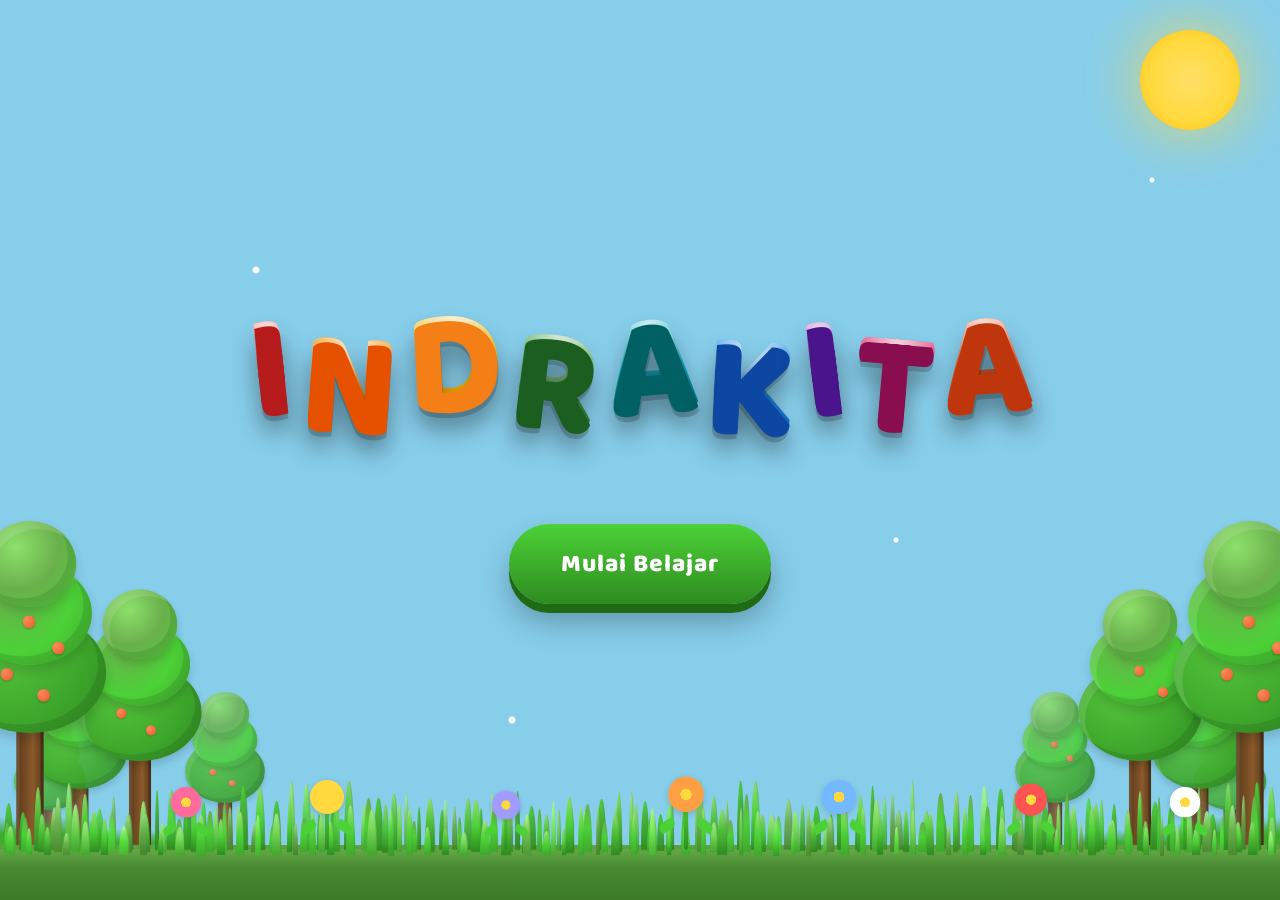
<file: index.html>
<!DOCTYPE html>
<html lang="id">
<head>
<meta charset="UTF-8">
<meta name="viewport" content="width=device-width, initial-scale=1.0">
<title>INDRAKITA - Media Pembelajaran</title>
<style>
@import url('https://fonts.googleapis.com/css2?family=Fredoka:wght@400;600;700&family=Baloo+2:wght@600;800&display=swap');

* {
  margin: 0;
  padding: 0;
  box-sizing: border-box;
  font-family: 'Fredoka', sans-serif;
}

body {
  min-height: 100vh;
  background: #87CEEB;
  background-image: 
    radial-gradient(circle at 20% 30%, #fff 0 3px, transparent 4px),
    radial-gradient(circle at 70% 60%, #fff 0 2px, transparent 3px),
    radial-gradient(circle at 40% 80%, #fff 0 3px, transparent 4px),
    radial-gradient(circle at 90% 20%, #fff 0 2px, transparent 3px),
    radial-gradient(circle at 10% 70%, #fff 0 2px, transparent 3px);
  position: relative;
  overflow-x: auto;
}

/* ============ AWAN & MATAHARI ============ */
.cloud {
  position: fixed;
  background: #fff;
  border-radius: 50%;
  opacity: 0.95;
  z-index: 1;
  pointer-events: none;
  filter: drop-shadow(0 8px 12px rgba(0,0,0,0.06));
}
.cloud::before,
.cloud::after {
  content: '';
  position: absolute;
  background: #fff;
  border-radius: 50%;
}
.cloud1 { width: 160px; height: 160px; top: 40px; left: -220px; animation: moveCloud 40s linear infinite; }
.cloud1::before { width: 120px; height: 120px; top: -40px; left: 80px; }
.cloud1::after { width: 100px; height: 100px; top: 20px; left: -40px; }

.cloud2 { width: 220px; height: 220px; top: 180px; left: -320px; animation: moveCloud 55s linear infinite; animation-delay: -18s; }
.cloud2::before { width: 160px; height: 160px; top: -55px; left: 110px; }
.cloud2::after { width: 130px; height: 130px; top: 30px; left: -55px; }

.cloud3 { width: 150px; height: 150px; top: 420px; left: -220px; animation: moveCloud 48s linear infinite; animation-delay: -30s; }
.cloud3::before { width: 110px; height: 110px; top: -38px; left: 75px; }
.cloud3::after { width: 95px; height: 95px; top: 18px; left: -38px; }

.cloud4 { width: 180px; height: 180px; top: 620px; left: -260px; animation: moveCloud 60s linear infinite; animation-delay: -45s; }
.cloud4::before { width: 130px; height: 130px; top: -45px; left: 90px; }
.cloud4::after { width: 105px; height: 105px; top: 22px; left: -45px; }

@keyframes moveCloud {
  from { transform: translateX(0); }
  to { transform: translateX(calc(100vw + 400px)); }
}

.sun {
  position: fixed;
  top: 30px; right: 40px;
  width: 100px; height: 100px;
  background: radial-gradient(circle, #FFE066 0%, #FFD93D 60%, #FFB800 100%);
  border-radius: 50%;
  box-shadow: 0 0 60px rgba(255, 217, 61, 0.8);
  z-index: 2;
  animation: sunPulse 3s ease-in-out infinite;
}
@keyframes sunPulse {
  0%, 100% { transform: scale(1); }
  50% { transform: scale(1.08); }
}

/* ============================================ */
/* ================= POHON HUTAN ============== */
/* ============================================ */
.forest {
  position: fixed;
  inset: 0;
  pointer-events: none;
  z-index: 1;
}

.tree {
  position: absolute;
  bottom: 20px;
  width: 140px;
  height: 400px;
  transform-origin: bottom center;
  animation: treeSway 6s ease-in-out infinite;
}

.tree::after {
  content: '';
  position: absolute;
  bottom: -6px;
  left: 50%;
  transform: translateX(-50%);
  width: 150px;
  height: 70px;
  background: 
    radial-gradient(ellipse 22% 90% at 12% 100%, #4CD137 0%, #2E8B20 75%, transparent 100%),
    radial-gradient(ellipse 26% 95% at 30% 100%, #55C43D 0%, #3FA82C 75%, transparent 100%),
    radial-gradient(ellipse 28% 100% at 50% 100%, #6AB04C 0%, #3FA82C 75%, transparent 100%),
    radial-gradient(ellipse 26% 95% at 70% 100%, #55C43D 0%, #3FA82C 75%, transparent 100%),
    radial-gradient(ellipse 22% 90% at 88% 100%, #4CD137 0%, #2E8B20 75%, transparent 100%);
  pointer-events: none;
  z-index: -1;
}

.tree .trunk {
  position: absolute;
  bottom: 0; left: 50%;
  transform: translateX(-50%);
  width: 26px; height: 170px;
  background: linear-gradient(90deg, #5A3A1B 0%, #7A4E25 40%, #8B5A2B 60%, #5A3A1B 100%);
  border-radius: 8px 8px 0 0;
  box-shadow: inset -3px 0 0 rgba(0,0,0,0.25), inset 3px 0 0 rgba(255,255,255,0.1);
}

.tree .leaf-layer {
  position: absolute;
  left: 50%;
  transform: translateX(-50%);
  border-radius: 50%;
  box-shadow: 
    inset -8px -8px 0 rgba(0,0,0,0.1),
    inset 8px 8px 0 rgba(255,255,255,0.12),
    0 6px 10px rgba(0,0,0,0.15);
}
.tree .leaf-1 {
  bottom: 140px; width: 145px; height: 115px;
  background: radial-gradient(circle at 35% 30%, #55C43D 0%, #3FA82C 55%, #2E8B20 100%);
}
.tree .leaf-2 {
  bottom: 205px; width: 118px; height: 98px;
  background: radial-gradient(circle at 35% 30%, #6AB04C 0%, #4CD137 55%, #3FA82C 100%);
}
.tree .leaf-3 {
  bottom: 260px; width: 88px; height: 82px;
  background: radial-gradient(circle at 35% 30%, #8DE06B 0%, #6AB04C 50%, #4CD137 100%);
}

.tree .fruit {
  position: absolute;
  width: 12px; height: 12px;
  border-radius: 50%;
  background: radial-gradient(circle at 30% 30%, #FF8A5C, #E85A2A);
  box-shadow: 0 1px 2px rgba(0,0,0,0.25);
  animation: fruitBob 3s ease-in-out infinite;
}
.tree .fruit.fa { bottom: 190px; left: 30%; animation-delay: 0s; }
.tree .fruit.fb { bottom: 215px; left: 65%; animation-delay: 0.5s; }
.tree .fruit.fc { bottom: 170px; left: 55%; animation-delay: 1s; }
.tree .fruit.fd { bottom: 240px; left: 45%; animation-delay: 1.5s; }

@keyframes fruitBob {
  0%, 100% { transform: translateY(0); }
  50% { transform: translateY(-3px); }
}

@keyframes treeSway {
  0%, 100% { transform: rotate(-0.8deg); }
  50%      { transform: rotate(0.8deg); }
}

/* =========================================================
   POSISI POHON — DIPERBANYAK (kiri 5, kanan 5)
   ========================================================= */
.tree-left-1  { left: -40px; transform: scale(1.05); animation-delay: 0s; }
.tree-left-2  { left: 70px;  transform: scale(0.85); animation-delay: -1.5s; z-index: 0; }
.tree-left-3  { left: 10px;  transform: scale(0.65); animation-delay: -3s;   z-index: 0; opacity: 0.9; }
.tree-left-4  { left: 155px; transform: scale(0.55); animation-delay: -4.2s; z-index: 0; opacity: 0.85; }
.tree-left-5  { left: -20px; transform: scale(0.5);  animation-delay: -2.1s; z-index: 0; opacity: 0.8; }

.tree-right-1 { right: -40px; transform: scale(1.05); animation-delay: -0.8s; }
.tree-right-2 { right: 70px;  transform: scale(0.85); animation-delay: -2.3s; z-index: 0; }
.tree-right-3 { right: 10px;  transform: scale(0.65); animation-delay: -3.8s; z-index: 0; opacity: 0.9; }
.tree-right-4 { right: 155px; transform: scale(0.55); animation-delay: -4.7s; z-index: 0; opacity: 0.85; }
.tree-right-5 { right: -20px; transform: scale(0.5);  animation-delay: -1.4s; z-index: 0; opacity: 0.8; }

/* ============================================ */
/* ============== TANAH + RUMPUT ============== */
/* ============================================ */
.ground {
  position: fixed;
  bottom: 0; left: 0;
  width: 100%; height: 140px;
  z-index: 3;
  pointer-events: none;
}
.ground .soil {
  position: absolute;
  bottom: 0; left: 0;
  width: 100%; height: 55px;
  background: linear-gradient(180deg, #6AB04C 0%, #4a8b32 40%, #3d7a28 100%);
  box-shadow: inset 0 4px 0 rgba(0,0,0,0.08);
}

.grass-back,
.grass-mid,
.grass-front {
  position: absolute;
  left: 0; width: 100%;
  display: flex;
  align-items: flex-end;
  justify-content: space-around;
}
.grass-back  { bottom: 50px; height: 70px; z-index: 1; opacity: 0.95; }
.grass-mid   { bottom: 48px; height: 60px; z-index: 2; }
.grass-front { bottom: 45px; height: 50px; z-index: 3; }

.blade {
  position: relative;
  flex-shrink: 0;
  border-radius: 50% 50% 20% 20% / 100% 100% 0 0;
  transform-origin: bottom center;
  animation: waveGrass 2.6s ease-in-out infinite;
  will-change: transform;
  background: linear-gradient(to top, #3FA82C 0%, #4CD137 45%, #7BDB5C 80%, #A2E88A 100%);
  box-shadow: inset -1px 0 0 rgba(0,0,0,0.08);
}

.grass-back .blade {
  background: linear-gradient(to top, #2E8B20 0%, #3FA82C 50%, #4CD137 100%);
  box-shadow: inset -1px 0 0 rgba(0,0,0,0.15);
}
.grass-mid .blade {
  background: linear-gradient(to top, #3FA82C 0%, #4CD137 50%, #6AB04C 100%);
}
.blade:nth-child(2n) { border-radius: 50% 50% 0 0 / 100% 100% 0 0; }
.blade:nth-child(3n) { background: linear-gradient(to top, #2E8B20, #55C43D 60%, #8DE06B 100%); }
.blade:nth-child(4n) { background: linear-gradient(to top, #4a8b32, #6AB04C 50%, #A2E88A 100%); }
.blade:nth-child(5n) { background: linear-gradient(to top, #3FA82C, #7BDB5C 60%, #A2E88A 100%); }
.blade:nth-child(6n) { background: linear-gradient(to top, #2E8B20, #4CD137 50%, #8DE06B 100%); }
.blade:nth-child(7n) { opacity: 0.9; filter: brightness(1.1); }
.blade:nth-child(8n) { opacity: 0.95; filter: brightness(0.95); }

@keyframes waveGrass {
  0%   { transform: rotate(-5deg) scaleY(1); }
  25%  { transform: rotate(3deg) scaleY(1.03); }
  50%  { transform: rotate(6deg) scaleY(1); }
  75%  { transform: rotate(-2deg) scaleY(0.98); }
  100% { transform: rotate(-5deg) scaleY(1); }
}

/* ============ BUNGA ============ */
.flower-css {
  position: absolute;
  bottom: 50px;
  width: 40px; height: 70px;
  transform-origin: bottom center;
  animation: flowerSway 3.5s ease-in-out infinite;
  z-index: 4;
}
.flower-css .stem {
  position: absolute;
  bottom: 0; left: 50%;
  transform: translateX(-50%);
  width: 4px; height: 42px;
  background: linear-gradient(180deg, #4CD137 0%, #2E8B20 100%);
  border-radius: 3px;
}
.flower-css .leaf {
  position: absolute;
  width: 16px; height: 10px;
  background: #4CD137;
  border-radius: 50% 0 50% 0;
  bottom: 18px;
}
.flower-css .leaf.left  { left: -6px;  transform: rotate(-30deg); }
.flower-css .leaf.right { right: -6px; transform: rotate(30deg) scaleX(-1); }

.flower-css .bloom {
  position: absolute;
  top: 0; left: 50%;
  transform: translateX(-50%);
  width: 34px; height: 34px;
  border-radius: 50%;
  background:
    radial-gradient(circle at 50% 50%, #FFD93D 0 22%, transparent 23%),
    radial-gradient(circle at 50% 15%, var(--petal) 0 32%, transparent 33%),
    radial-gradient(circle at 85% 50%, var(--petal) 0 32%, transparent 33%),
    radial-gradient(circle at 50% 85%, var(--petal) 0 32%, transparent 33%),
    radial-gradient(circle at 15% 50%, var(--petal) 0 32%, transparent 33%),
    radial-gradient(circle at 75% 25%, var(--petal) 0 26%, transparent 27%),
    radial-gradient(circle at 75% 75%, var(--petal) 0 26%, transparent 27%),
    radial-gradient(circle at 25% 75%, var(--petal) 0 26%, transparent 27%),
    radial-gradient(circle at 25% 25%, var(--petal) 0 26%, transparent 27%);
  filter: drop-shadow(0 2px 3px rgba(0,0,0,0.15));
}
.flower-css.pink   { --petal: #FF6B9D; }
.flower-css.yellow { --petal: #FFD93D; }
.flower-css.purple { --petal: #A29BFE; }
.flower-css.orange { --petal: #FF9F43; }
.flower-css.blue   { --petal: #74B9FF; }
.flower-css.white  { --petal: #FFFFFF; }
.flower-css.red    { --petal: #FF5252; }

.flower-css.f1 { left: 13%;  animation-delay: 0s;   transform: scale(0.9); }
.flower-css.f2 { left: 24%; animation-delay: -0.6s; }
.flower-css.f3 { left: 38%; animation-delay: -1.2s; transform: scale(0.85); }
.flower-css.f4 { left: 52%; animation-delay: -0.3s; transform: scale(1.05); }
.flower-css.f5 { left: 64%; animation-delay: -1.5s; }
.flower-css.f6 { left: 79%; animation-delay: -0.9s; transform: scale(0.95); }
.flower-css.f7 { left: 91%; animation-delay: -1.8s; transform: scale(0.9); }

@keyframes flowerSway {
  0%, 100% { transform: rotate(-4deg); }
  50%      { transform: rotate(4deg); }
}

/* ============ KUPU-KUPU ============ */
.butterfly {
  position: fixed;
  width: 22px; height: 22px;
  z-index: 5;
  pointer-events: none;
  animation: flyAround 14s ease-in-out infinite;
}
.butterfly::before,
.butterfly::after {
  content: '';
  position: absolute;
  width: 12px; height: 16px;
  background: #FFD93D;
  border-radius: 50% 50% 50% 50% / 60% 60% 40% 40%;
  transform-origin: right center;
  animation: flapWing 0.25s ease-in-out infinite alternate;
}
.butterfly::before { left: 0;  transform: rotate(-20deg); }
.butterfly::after  { right: 0; transform: scaleX(-1) rotate(-20deg); transform-origin: left center; }
.butterfly.b1 { top: 60%; left: -60px; animation-delay: 0s; }
.butterfly.b2 { top: 70%; left: -60px; animation-delay: -7s; }

@keyframes flyAround {
  0%   { transform: translate(0, 0) rotate(0deg); }
  25%  { transform: translate(30vw, -80px) rotate(5deg); }
  50%  { transform: translate(60vw, 40px) rotate(-5deg); }
  75%  { transform: translate(90vw, -80px) rotate(5deg); }
  100% { transform: translate(115vw, 0) rotate(0deg); }
}
@keyframes flapWing {
  0%   { transform: rotate(-20deg) scaleY(1); }
  100% { transform: rotate(-20deg) scaleY(0.4); }
}

/* ============================================ */
/* ========== JUDUL: INDRAKITA ================= */
/* ============================================ */
.title-wrap {
  display: inline-block;
  position: relative;
  padding: 30px 20px;
  animation: titleFloat 4s ease-in-out infinite;
}
@keyframes titleFloat {
  0%, 100% { transform: translateY(0); }
  50%      { transform: translateY(-6px); }
}

.app-name {
  display: flex;
  align-items: center;
  justify-content: center;
  flex-wrap: nowrap;
  white-space: nowrap;
  gap: 8px;
  line-height: 1;
  position: relative;
  z-index: 2;
}

/* ============ HURUF INDRAKITA — DIPERBESAR ============ */
.app-name span {
  --c1: #FF8A80;
  --c2: #FF3D3D;
  --c3: #B71C1C;
  --ty: 0px;
  --rot: 0deg;

  font-family: 'Baloo 2', cursive;
  font-size: 9rem;         /* ⬅ DIPERBESAR (dari 6.5rem) */
  font-weight: 800;
  text-transform: uppercase;
  display: inline-block;
  line-height: 1;

  background:
    radial-gradient(circle at 50% 22%, rgba(255,255,255,0.85) 0%, rgba(255,255,255,0) 42%),
    linear-gradient(180deg, var(--c1) 0%, var(--c2) 52%, var(--c3) 100%);
  -webkit-background-clip: text;
  background-clip: text;
  -webkit-text-fill-color: transparent;

  text-shadow:
    0 5px 0 var(--c3),
    0 10px 0 rgba(0,0,0,0.18),
    0 20px 26px rgba(0,0,0,0.42);

  transform: translateY(var(--ty)) rotate(var(--rot));
  animation: letterBob 3.5s ease-in-out infinite;
}

@keyframes letterBob {
  0%, 100% { transform: translateY(var(--ty)) rotate(var(--rot)); }
  50%      { transform: translateY(calc(var(--ty) - 8px)) rotate(var(--rot)); }
}

.app-name .l1 { --c1:#FF8A80; --c2:#FF3D3D; --c3:#B71C1C; --ty:-8px;  --rot:-6deg; animation-delay: 0s;   }
.app-name .l2 { --c1:#FFB74D; --c2:#FF8F00; --c3:#E65100; --ty:10px;  --rot:4deg;  animation-delay: 0.2s; }
.app-name .l3 { --c1:#FFE082; --c2:#FFC107; --c3:#F57F17; --ty:-12px; --rot:-3deg; animation-delay: 0.4s; }
.app-name .l4 { --c1:#81C784; --c2:#43A047; --c3:#1B5E20; --ty:7px;   --rot:7deg;  animation-delay: 0.6s; }
.app-name .l5 { --c1:#4DD0E1; --c2:#00ACC1; --c3:#006064; --ty:-10px; --rot:-5deg; animation-delay: 0.8s; }
.app-name .l6 { --c1:#64B5F6; --c2:#1E88E5; --c3:#0D47A1; --ty:11px;  --rot:3deg;  animation-delay: 1s;   }
.app-name .l7 { --c1:#BA68C8; --c2:#8E24AA; --c3:#4A148C; --ty:-7px;  --rot:-7deg; animation-delay: 1.2s; }
.app-name .l8 { --c1:#F06292; --c2:#D81B60; --c3:#880E4F; --ty:9px;   --rot:5deg;  animation-delay: 1.4s; }
.app-name .l9 { --c1:#FF8A65; --c2:#F4511E; --c3:#BF360C; --ty:-11px; --rot:-4deg; animation-delay: 1.6s; }

/* ============ HALAMAN AWAL ============ */
.start-screen {
  position: fixed;
  inset: 0;
  z-index: 50;
  display: flex;
  overflow-y: auto;
  padding: 40px 20px 60px;
}
.start-inner {
  margin: auto;
  width: 100%;
  max-width: 980px;
  text-align: center;
  animation: fadeDown 0.9s ease;
  position: relative;
  z-index: 10;
}
@keyframes fadeDown {
  from { opacity: 0; transform: translateY(-40px); }
  to { opacity: 1; transform: translateY(0); }
}

/* ============ TOMBOL MULAI BELAJAR ============ */
.btn-start {
  font-family: 'Baloo 2', cursive;
  font-size: 1.55rem;
  font-weight: 800;
  letter-spacing: 1px;
  color: #fff;
  padding: 20px 52px;
  border-radius: 60px;
  border: none;
  outline: none;
  cursor: pointer;

  position: relative;
  display: inline-block;
  margin-top: 44px;

  background: linear-gradient(180deg, #4CD137 0%, #2E8B20 100%);
  box-shadow: 
    0 9px 0 #1F6B15,
    0 18px 30px rgba(0,0,0,0.28);
  animation: startBounce 2.4s ease-in-out infinite;
  transition: transform 0.2s ease, box-shadow 0.2s ease, filter 0.2s ease;
}
.btn-start:hover {
  transform: translateY(-5px) scale(1.05);
  box-shadow: 
    0 14px 0 #1F6B15,
    0 24px 36px rgba(0,0,0,0.3);
  filter: brightness(1.07);
}
.btn-start:active {
  transform: translateY(5px) scale(1);
  box-shadow: 
    0 4px 0 #1F6B15,
    0 10px 20px rgba(0,0,0,0.25);
}
@keyframes startBounce {
  0%, 100% { transform: translateY(0); }
  50%      { transform: translateY(-6px); }
}

/* ============ RESPONSIVE ============ */
@media (max-width: 1200px) {
  .app-name span { font-size: 7.5rem; }
}

@media (max-width: 900px) {
  .app-name span { font-size: 6.5rem; }
  .tree-left-4, .tree-left-5,
  .tree-right-4, .tree-right-5 { display: none; }
  .tree-left-3, .tree-right-3 { display: none; }
}

@media (max-width: 700px) {
  .app-name span { font-size: 4.5rem; }
  .btn-start { font-size: 1.25rem; padding: 16px 38px; margin-top: 32px; }

  .sun { width: 70px; height: 70px; top: 15px; right: 15px; }
  .ground { height: 130px; }
  .flower-css { transform: scale(0.75); }
  .ground .soil { height: 45px; }

  .tree-left-1  { transform: scale(0.75); left: -50px; }
  .tree-left-2  { display: none; }
  .tree-right-1 { transform: scale(0.75); right: -50px; }
  .tree-right-2 { display: none; }

  .cloud1 { width: 110px; height: 110px; }
  .cloud1::before { width: 80px; height: 80px; top: -28px; left: 55px; }
  .cloud1::after  { width: 70px; height: 70px; top: 15px; left: -28px; }
  .cloud2 { width: 150px; height: 150px; }
  .cloud2::before { width: 110px; height: 110px; top: -38px; left: 75px; }
  .cloud2::after  { width: 90px;  height: 90px;  top: 20px; left: -38px; }
  .cloud3 { width: 100px; height: 100px; }
  .cloud3::before { width: 75px; height: 75px; top: -25px; left: 50px; }
  .cloud3::after  { width: 65px; height: 65px; top: 12px; left: -25px; }
  .cloud4 { width: 120px; height: 120px; }
  .cloud4::before { width: 90px; height: 90px; top: -30px; left: 60px; }
  .cloud4::after  { width: 72px; height: 72px; top: 15px; left: -30px; }
}

@media (max-width: 480px) {
  .app-name span { font-size: 3.2rem; }
  .app-name { gap: 3px; }
  .btn-start { font-size: 1.15rem; padding: 15px 32px; }
}

@media (max-width: 400px) {
  .app-name span { font-size: 2.7rem; }
  .tree-left-1  { transform: scale(0.55); left: -60px; }
  .tree-right-1 { transform: scale(0.55); right: -60px; }
}

@media (max-width: 360px) {
  .app-name span { font-size: 2.3rem; }
}
</style>
</head>

<body>

<!-- ================= DEKORASI BACKGROUND ================= -->
<div class="cloud cloud1"></div>
<div class="cloud cloud2"></div>
<div class="cloud cloud3"></div>
<div class="cloud cloud4"></div>
<div class="sun"></div>

<!-- ================= HUTAN (DIPERBANYAK) ================= -->
<div class="forest">
  <!-- SISI KIRI -->
  <div class="tree tree-left-5">
    <div class="trunk"></div>
    <div class="leaf-layer leaf-1"></div>
    <div class="leaf-layer leaf-2"></div>
    <div class="leaf-layer leaf-3"></div>
  </div>
  <div class="tree tree-left-4">
    <div class="trunk"></div>
    <div class="leaf-layer leaf-1"></div>
    <div class="leaf-layer leaf-2"></div>
    <div class="leaf-layer leaf-3"></div>
    <div class="fruit fa"></div>
    <div class="fruit fc"></div>
  </div>
  <div class="tree tree-left-3">
    <div class="trunk"></div>
    <div class="leaf-layer leaf-1"></div>
    <div class="leaf-layer leaf-2"></div>
    <div class="leaf-layer leaf-3"></div>
  </div>
  <div class="tree tree-left-2">
    <div class="trunk"></div>
    <div class="leaf-layer leaf-1"></div>
    <div class="leaf-layer leaf-2"></div>
    <div class="leaf-layer leaf-3"></div>
    <div class="fruit fa"></div>
    <div class="fruit fc"></div>
  </div>
  <div class="tree tree-left-1">
    <div class="trunk"></div>
    <div class="leaf-layer leaf-1"></div>
    <div class="leaf-layer leaf-2"></div>
    <div class="leaf-layer leaf-3"></div>
    <div class="fruit fa"></div>
    <div class="fruit fb"></div>
    <div class="fruit fc"></div>
    <div class="fruit fd"></div>
  </div>

  <!-- SISI KANAN -->
  <div class="tree tree-right-5">
    <div class="trunk"></div>
    <div class="leaf-layer leaf-1"></div>
    <div class="leaf-layer leaf-2"></div>
    <div class="leaf-layer leaf-3"></div>
  </div>
  <div class="tree tree-right-4">
    <div class="trunk"></div>
    <div class="leaf-layer leaf-1"></div>
    <div class="leaf-layer leaf-2"></div>
    <div class="leaf-layer leaf-3"></div>
    <div class="fruit fb"></div>
    <div class="fruit fd"></div>
  </div>
  <div class="tree tree-right-3">
    <div class="trunk"></div>
    <div class="leaf-layer leaf-1"></div>
    <div class="leaf-layer leaf-2"></div>
    <div class="leaf-layer leaf-3"></div>
  </div>
  <div class="tree tree-right-2">
    <div class="trunk"></div>
    <div class="leaf-layer leaf-1"></div>
    <div class="leaf-layer leaf-2"></div>
    <div class="leaf-layer leaf-3"></div>
    <div class="fruit fb"></div>
    <div class="fruit fd"></div>
  </div>
  <div class="tree tree-right-1">
    <div class="trunk"></div>
    <div class="leaf-layer leaf-1"></div>
    <div class="leaf-layer leaf-2"></div>
    <div class="leaf-layer leaf-3"></div>
    <div class="fruit fa"></div>
    <div class="fruit fb"></div>
    <div class="fruit fc"></div>
    <div class="fruit fd"></div>
  </div>
</div>

<!-- ================= TANAH + RUMPUT ================= -->
<div class="ground">
  <div class="soil"></div>

  <div class="grass-back"  id="grassBack"></div>
  <div class="grass-mid"   id="grassMid"></div>
  <div class="grass-front" id="grassFront"></div>

  <div class="flower-css f1 pink"><div class="stem"></div><div class="leaf left"></div><div class="leaf right"></div><div class="bloom"></div></div>
  <div class="flower-css f2 yellow"><div class="stem"></div><div class="leaf left"></div><div class="leaf right"></div><div class="bloom"></div></div>
  <div class="flower-css f3 purple"><div class="stem"></div><div class="leaf left"></div><div class="leaf right"></div><div class="bloom"></div></div>
  <div class="flower-css f4 orange"><div class="stem"></div><div class="leaf left"></div><div class="leaf right"></div><div class="bloom"></div></div>
  <div class="flower-css f5 blue"><div class="stem"></div><div class="leaf left"></div><div class="leaf right"></div><div class="bloom"></div></div>
  <div class="flower-css f6 red"><div class="stem"></div><div class="leaf left"></div><div class="leaf right"></div><div class="bloom"></div></div>
  <div class="flower-css f7 white"><div class="stem"></div><div class="leaf left"></div><div class="leaf right"></div><div class="bloom"></div></div>
</div>

<!-- ================= KUPU-KUPU ================= -->
<div class="butterfly b1"></div>
<div class="butterfly b2"></div>

<!-- ================= HALAMAN AWAL ================= -->
<div class="start-screen" id="startScreen">
  <div class="start-inner">

    <div class="title-wrap">
      <h1 class="app-name">
        <span class="l1">I</span><span class="l2">N</span><span class="l3">D</span><span class="l4">R</span><span class="l5">A</span><span class="l6">K</span><span class="l7">I</span><span class="l8">T</span><span class="l9">A</span>
      </h1>
    </div>

    <button class="btn-start" id="btnStart">Mulai Belajar</button>
  </div>
</div>

<!-- ================= JAVASCRIPT ================= -->
<script>
function fillGrass(el, count, minH, maxH) {
  let html = '';
  for (let i = 0; i < count; i++) {
    const w = (4 + Math.random() * 6).toFixed(1);
    const h = (minH + Math.random() * (maxH - minH)).toFixed(1);
    const d = (-Math.random() * 2.6).toFixed(2);
    html += `<div class="blade" style="width:${w}px;height:${h}px;animation-delay:${d}s"></div>`;
  }
  el.innerHTML = html;
}
fillGrass(document.getElementById('grassBack'),  90, 35, 70);
fillGrass(document.getElementById('grassMid'),   80, 28, 60);
fillGrass(document.getElementById('grassFront'), 70, 22, 50);

document.getElementById('btnStart').addEventListener('click', () => {
  window.location.href = 'menu.html';
});
</script>
</body>
</html>
</file>
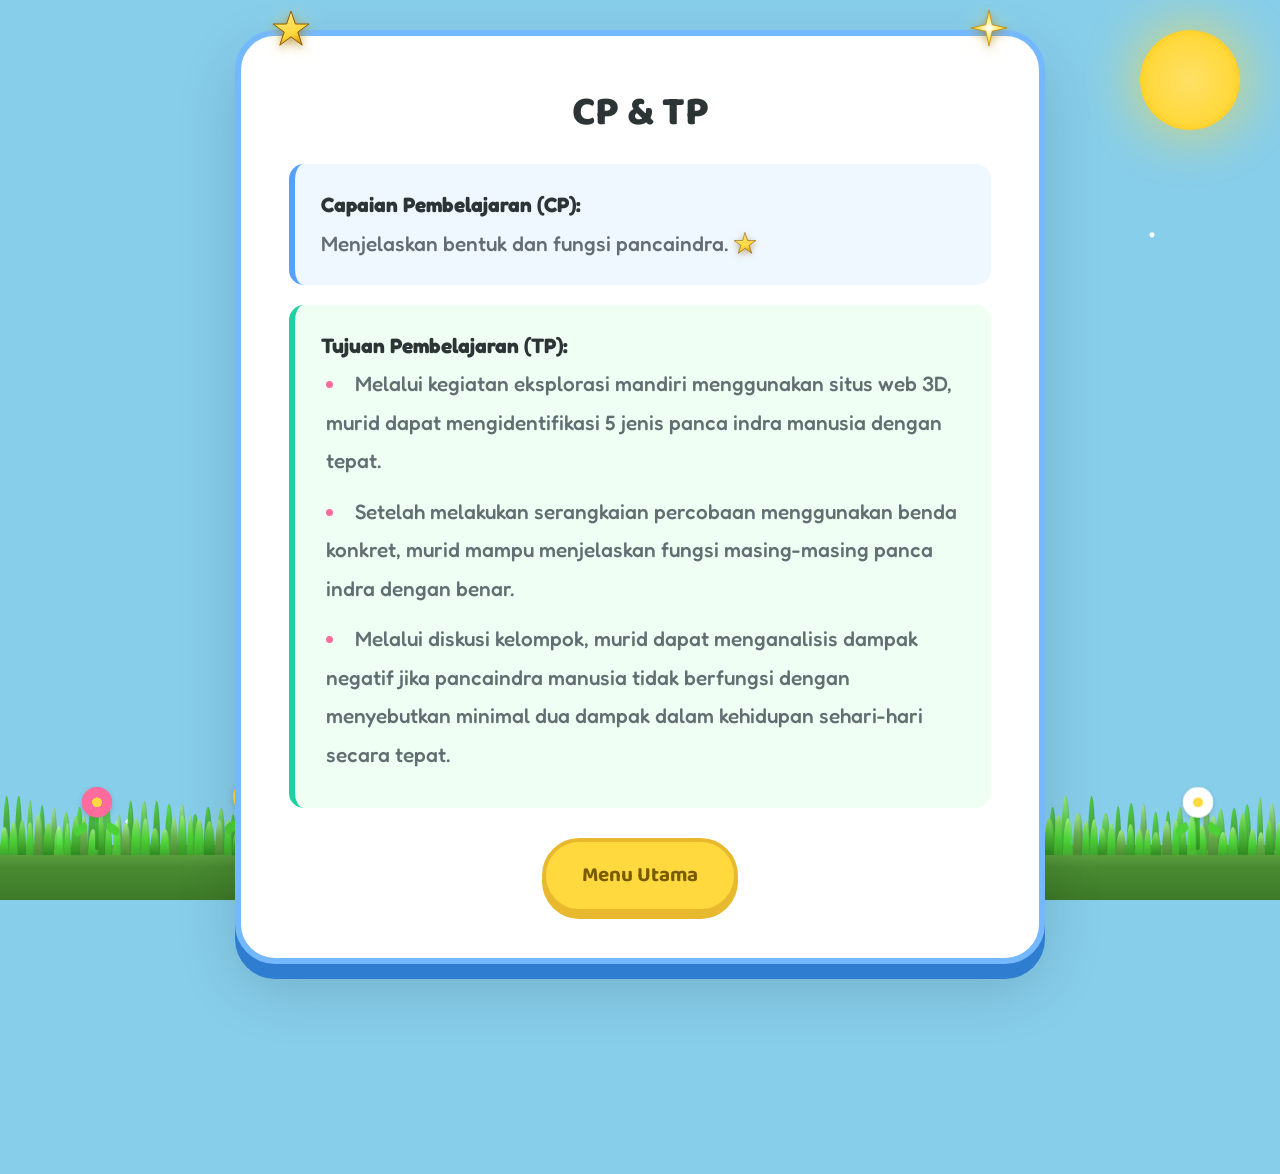
<file: cp.html>
<!DOCTYPE html>
<html lang="id">
<head>
<meta charset="UTF-8">
<meta name="viewport" content="width=device-width, initial-scale=1.0">
<title>CP &amp; TP - Menu Belajar</title>
<link rel="stylesheet" href="style.css">
</head>
<body data-page="cp">

<div class="cloud cloud1"></div>
<div class="cloud cloud2"></div>
<div class="cloud cloud3"></div>
<div class="cloud cloud4"></div>
<div class="sun"></div>
<div class="butterfly b1"></div>
<div class="butterfly b2"></div>

<div class="ground">
  <div class="soil"></div>
  <div class="grass-back"></div>
  <div class="grass-front"></div>
  <div class="flower-css pink f1"><div class="stem"></div><div class="leaf left"></div><div class="leaf right"></div><div class="bloom"></div></div>
  <div class="flower-css yellow f2"><div class="stem"></div><div class="leaf left"></div><div class="leaf right"></div><div class="bloom"></div></div>
  <div class="flower-css purple f3"><div class="stem"></div><div class="leaf left"></div><div class="leaf right"></div><div class="bloom"></div></div>
  <div class="flower-css red f4"><div class="stem"></div><div class="leaf left"></div><div class="leaf right"></div><div class="bloom"></div></div>
  <div class="flower-css orange f5"><div class="stem"></div><div class="leaf left"></div><div class="leaf right"></div><div class="bloom"></div></div>
  <div class="flower-css blue f6"><div class="stem"></div><div class="leaf left"></div><div class="leaf right"></div><div class="bloom"></div></div>
  <div class="flower-css white f7"><div class="stem"></div><div class="leaf left"></div><div class="leaf right"></div><div class="bloom"></div></div>
</div>

<div class="content-wrapper">
  <div class="content-box">
    <h2 class="page-title">CP &amp; TP</h2>

    <div class="info-box">
      <p><b>Capaian Pembelajaran (CP):</b></p>
      <p>Menjelaskan bentuk dan fungsi pancaindra.
        <span class="inline-star img-star-5"></span>
      </p>
    </div>

    <div class="info-box green" style="margin-top: 20px;">
      <p><b>Tujuan Pembelajaran (TP):</b></p>
      <li>Melalui kegiatan eksplorasi mandiri menggunakan situs web 3D, murid dapat mengidentifikasi 5 jenis panca indra manusia dengan tepat.</li>
      <li>Setelah melakukan serangkaian percobaan menggunakan benda konkret, murid mampu menjelaskan fungsi masing-masing panca indra dengan benar.</li>
      <li>Melalui diskusi kelompok, murid dapat menganalisis dampak negatif jika pancaindra manusia tidak berfungsi dengan menyebutkan minimal dua dampak dalam kehidupan sehari-hari secara tepat.</li>
    </div>

    <div class="nav-buttons" style="justify-content: center;">
      <a href="menu.html" class="btn btn-home">Menu Utama</a>
    </div>
  </div>
</div>

<script src="script.js"></script>
</body>
</html>
</file>
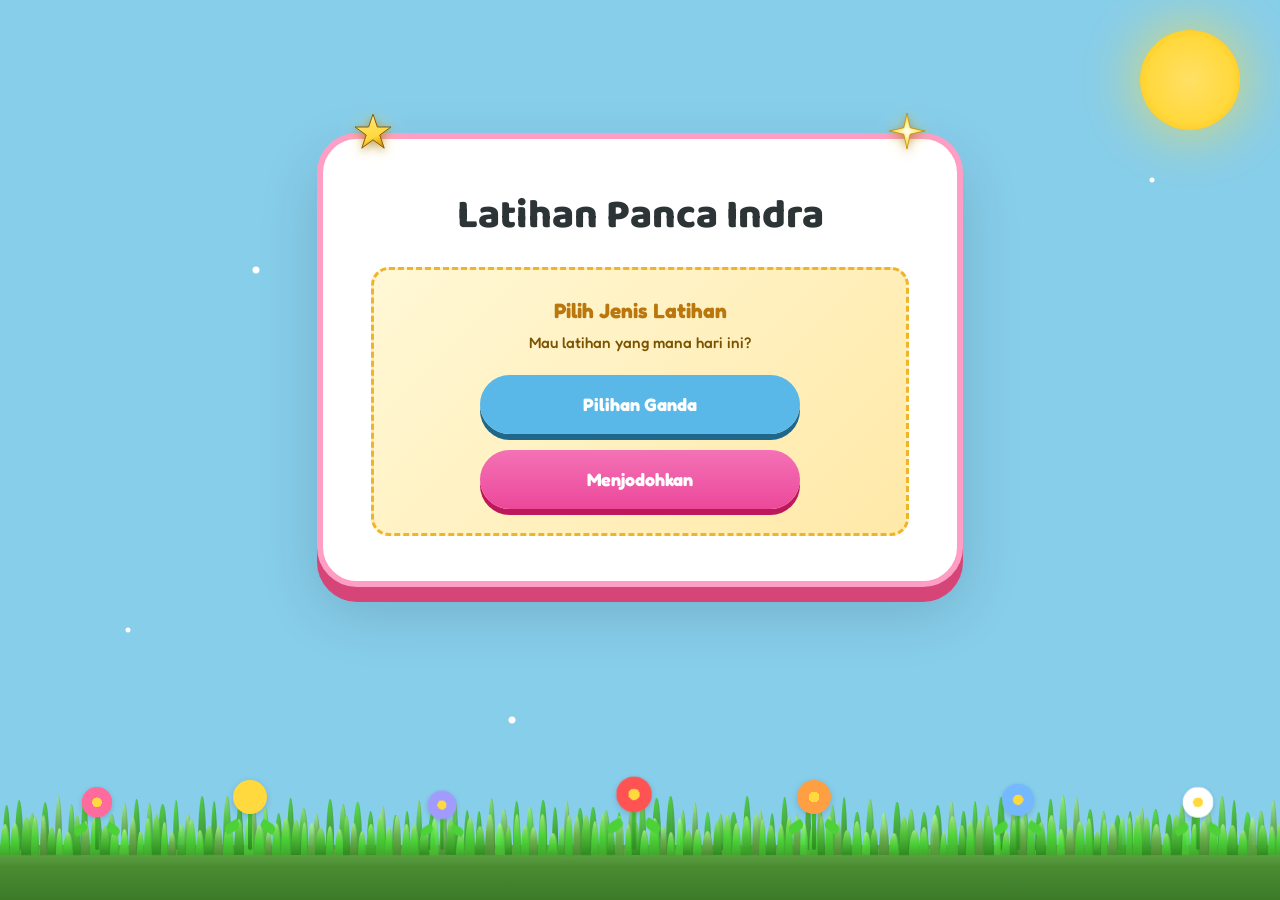
<file: latihan.html>
<!DOCTYPE html>
<html lang="id">
<head>
<meta charset="UTF-8">
<meta name="viewport" content="width=device-width, initial-scale=1.0">
<title>Latihan - Menu Belajar</title>
<link rel="stylesheet" href="style.css">
<style>
  /* ==== Kuis per-slide ==== */
  .quiz-slide { display: none; animation: slideIn .35s ease; }
  .quiz-slide.active { display: block; }
  @keyframes slideIn {
    from { opacity: 0; transform: translateX(40px); }
    to   { opacity: 1; transform: translateX(0); }
  }
  @keyframes slideBack {
    from { opacity: 0; transform: translateX(-40px); }
    to   { opacity: 1; transform: translateX(0); }
  }
  .quiz-slide.back { animation: slideBack .35s ease; }

  /* Progres */
  .progress-wrap { display: flex; align-items: center; gap: 10px; margin: 0 0 14px; }
  .progress-bar {
    flex: 1; height: 12px; background: #e3f2fb; border-radius: 20px;
    overflow: hidden; border: 2px solid #c7e6f5;
  }
  .progress-fill {
    height: 100%; width: 0%;
    background: linear-gradient(90deg, #7ec8e3, #4aa3c7);
    border-radius: 20px; transition: width .4s ease;
  }
  .progress-text { font-size: .85rem; font-weight: 700; color: #2b7fa3; white-space: nowrap; }

  /* Kartu soal */
  .quiz-card {
    background: #ffffffd9; border-radius: 16px; padding: 18px 18px 14px;
    box-shadow: 0 4px 12px rgba(0,0,0,.08); border-left: 6px solid #7ec8e3;
    text-align: left; min-height: 300px; display: flex; flex-direction: column;
  }
  .quiz-card .question {
    font-size: 1.05rem; font-weight: 700; color: #2b5c74;
    line-height: 1.45; margin-bottom: 14px;
  }
  .quiz-card .question .num {
    display: inline-block; background: #7ec8e3; color: #fff;
    width: 28px; height: 28px; line-height: 28px; text-align: center;
    border-radius: 50%; margin-right: 8px; font-size: .9rem;
  }

  /* Opsi jawaban */
  .option {
    display: flex; align-items: center; gap: 10px;
    padding: 11px 14px; margin: 7px 0; border-radius: 12px;
    background: #f4fbff; border: 2px solid #d9eefa;
    cursor: pointer; transition: all .18s ease;
    font-size: .96rem; line-height: 1.35;
  }
  .option:hover { background: #e6f7ff; border-color: #9adcf5; transform: translateX(4px); }
  .option .letter { font-weight: 800; color: #2b7fa3; min-width: 22px; font-size: 1rem; }
  .option.correct { background: #d8f8d8; border-color: #4caf50; animation: pop .35s ease; }
  .option.correct .letter { color: #2e7d32; }
  .option.wrong { background: #ffe0e0; border-color: #e74c3c; animation: shake .4s ease; }
  .option.wrong .letter { color: #c62828; }
  .option.disabled { pointer-events: none; }
  @keyframes pop { 0%{transform:scale(1)} 50%{transform:scale(1.03)} 100%{transform:scale(1)} }
  @keyframes shake { 0%,100%{transform:translateX(0)} 25%{transform:translateX(-6px)} 75%{transform:translateX(6px)} }

  /* Feedback */
  .feedback {
    margin-top: 12px; padding: 12px 14px; border-radius: 12px;
    font-size: .93rem; line-height: 1.5; display: none;
    animation: fadeIn .3s ease;
  }
  .feedback.show { display: block; }
  .feedback.ok  { background: #e7fbe7; border-left: 5px solid #4caf50; color: #256b28; }
  .feedback.no  { background: #fff0f0; border-left: 5px solid #e74c3c; color: #8e2828; }
  .feedback b { display: block; margin-bottom: 4px; font-size: .98rem; }
  @keyframes fadeIn { from{opacity:0; transform:translateY(-5px)} to{opacity:1; transform:translateY(0)} }

  /* Tombol dasar (biru) */
  .btn-slide {
    flex: 1; padding: 14px 28px; border: none; border-radius: 50px;
    font-size: 1rem; font-weight: 800; cursor: pointer;
    transition: all 0.1s ease; font-family: inherit;
    display: inline-flex; align-items: center; justify-content: center;
    gap: 8px; text-decoration: none; text-align: center;
    background: linear-gradient(to bottom, #59b8e7, #59b8e7);
    color: #ffffff; box-shadow: 0 6px 0 #1f688c;
  }
  .btn-slide:hover:not(:disabled) {
    background: linear-gradient(to bottom, #4aa9d8, #4aa9d8);
  }
  .btn-slide:active:not(:disabled) { transform: translateY(6px); box-shadow: 0 0 0 #1f688c; }
  .btn-slide:disabled { opacity: 0.5; cursor: not-allowed; box-shadow: 0 6px 0 #1f688c; transform: none; }

  /* Tombol pink */
  .btn-slide.btn-menu-score {
    background: linear-gradient(to bottom, #f472b6, #ec4899);
    color: #fff;
    box-shadow: 0 6px 0 #be185d;
  }
  .btn-slide.btn-menu-score:hover:not(:disabled) {
    background: linear-gradient(to bottom, #f472b6, #db2777);
    color: #fff;
  }
  .btn-slide.btn-menu-score:active:not(:disabled) {
    transform: translateY(6px);
    box-shadow: 0 0 0 #be185d;
  }

  .slide-nav { display: flex; justify-content: space-between; gap: 10px; margin-top: 16px; }

  /* ====== START SCREEN ====== */
  .start-screen { display: flex; justify-content: center; animation: fadeIn .4s ease; }
  .start-card {
    text-align: center; padding: 24px 18px;
    background: linear-gradient(135deg, #fff8d6, #ffe9a8);
    border-radius: 18px; border: 3px dashed #f0b429;
    width: 100%; animation: pop .5s ease;
  }
  .start-card h3 { color: #b9770e; margin: 4px 0 6px; font-size: 1.3rem; }
  .start-card p { color: #7a5200; margin: 0 0 18px; font-size: .95rem; }
  .mode-buttons { display: flex; gap: 12px; justify-content: center; flex-wrap: wrap; }
  .mode-buttons .btn-slide {
    flex: 1; min-width: 170px; max-width: 240px; padding: 16px 20px; font-size: 1.05rem;
  }

  /* ====== MENJODOHKAN ====== */
  .match-card {
    background: #ffffffd9;
    border-radius: 16px;
    padding: 18px;
    box-shadow: 0 4px 12px rgba(0,0,0,.08);
    border-left: 6px solid #7ec8e3;
    position: relative;
  }
  .match-instructions {
    font-size: .95rem; color: #2b5c74; font-weight: 700;
    margin-bottom: 14px; text-align: center;
  }
  .match-grid {
    display: grid;
    grid-template-columns: 1fr 1fr;
    column-gap: 70px;
    row-gap: 10px;
  }
  .match-col { display: flex; flex-direction: column; gap: 10px; }

  .match-item {
    padding: 10px 8px;
    border-radius: 12px;
    background: #f4fbff;
    border: 2px solid #d9eefa;
    cursor: pointer;
    transition: background .18s ease, border-color .18s ease, transform .18s ease, box-shadow .18s ease;
    font-size: .93rem;
    text-align: center;
    user-select: none;
    -webkit-user-select: none;
    line-height: 1.3;
    min-height: 78px;
    display: flex;
    align-items: center;
    justify-content: center;
    touch-action: none;
    position: relative;
    z-index: 2;
  }
  .match-item-right { padding: 12px 10px; }
  .match-item-left { flex-direction: column; gap: 4px; }
  .match-item:hover:not(.matched) {
    background: #e6f7ff;
    border-color: #9adcf5;
    transform: translateY(-2px);
    box-shadow: 0 4px 10px rgba(0,0,0,.08);
  }
  .match-item.selected {
    background: #fff3c4;
    border-color: #f0b429;
    box-shadow: 0 0 0 3px #fde68a55;
    transform: scale(1.03);
  }
  .match-item.matched {
    background: #d8f8d8;
    border-color: #4caf50;
    color: #2e7d32;
    font-weight: 700;
    pointer-events: none;
    cursor: default;
  }
  .match-item.wrong-flash {
    background: #ffe0e0;
    border-color: #e74c3c;
    animation: shake .4s ease;
  }

  .match-icon {
    width: 60px;
    height: 60px;
    display: flex;
    align-items: center;
    justify-content: center;
    flex-shrink: 0;
  }
  .match-icon img {
    width: 100%;
    height: 100%;
    object-fit: contain;
    display: block;
  }
  .match-label {
    font-size: .82rem;
    font-weight: 700;
    color: #2b5c74;
    line-height: 1.15;
    text-align: center;
  }
  .match-item.matched .match-label { color: #2e7d32; }

  .match-svg {
    position: absolute;
    inset: 0;
    width: 100%;
    height: 100%;
    pointer-events: none;
    z-index: 5;
    overflow: visible;
  }

  @media (max-width: 420px) {
    .match-grid { column-gap: 40px; row-gap: 8px; }
    .match-item { font-size: .8rem; padding: 8px 6px; min-height: 70px; }
    .match-icon { width: 48px; height: 48px; }
    .match-label { font-size: .72rem; }
  }

  /* Skor akhir */
  .score-screen {
    text-align: center; padding: 20px 16px;
    background: linear-gradient(135deg,#fff8d6,#ffe9a8);
    border-radius: 18px; border: 3px dashed #f0b429;
    animation: pop .5s ease;
  }
  .score-screen .label { font-size: 1rem; color: #7a5200; margin-top: 6px; }
  .score-screen .big { font-size: 2.4rem; font-weight: 800; color: #b9770e; margin: 4px 0; }
  .score-screen .msg { font-size: .95rem; color: #7a5200; margin-top: 8px; line-height: 1.5; }

  .stars-img { display: flex; justify-content: center; gap: 4px; margin: 6px 0; }
  .star-img { width: 36px; height: 36px; }

  .score-buttons {
    display: flex; gap: 10px; justify-content: center;
    flex-wrap: wrap; margin-top: 16px;
  }

  /* =========================================================
     TAB DI TENGAH & LEBIH LEBAR — Laptop • iPad • HP
     ========================================================= */

  /* Tombol mode (Pilihan Ganda / Menjodohkan) — center & lebar */
  .mode-buttons {
    display: flex;
    justify-content: center;
    align-items: center;
    gap: 14px;
    flex-wrap: wrap;
  }
  .mode-buttons .btn-slide {
    flex: 0 1 auto;
    min-width: 220px;
    max-width: 300px;
  }

  /* Navigasi slide — center & lebar */
  .slide-nav {
    display: flex;
    justify-content: center;
    align-items: center;
    gap: 14px;
    margin-top: 18px;
    flex-wrap: wrap;
  }
  .slide-nav .btn-slide {
    flex: 0 1 auto;
    min-width: 200px;
    max-width: 280px;
  }

  /* Laptop besar (≥ 1400px) */
  @media (min-width: 1400px) {
    .mode-buttons { gap: 18px; }
    .mode-buttons .btn-slide {
      min-width: 260px; max-width: 340px;
      padding: 20px 30px; font-size: 1.18rem;
    }
    .slide-nav { gap: 18px; margin-top: 22px; }
    .slide-nav .btn-slide {
      min-width: 240px; max-width: 320px;
      padding: 18px 34px; font-size: 1.15rem;
    }
  }

  /* Laptop standar (1181px – 1399px) */
  @media (min-width: 1181px) and (max-width: 1399px) {
    .mode-buttons { gap: 16px; }
    .mode-buttons .btn-slide {
      min-width: 240px; max-width: 320px;
      padding: 19px 28px; font-size: 1.12rem;
    }
    .slide-nav { gap: 16px; margin-top: 20px; }
    .slide-nav .btn-slide {
      min-width: 220px; max-width: 300px;
      padding: 17px 32px; font-size: 1.1rem;
    }
  }

  /* iPad Pro / tablet besar (1024px – 1180px) */
  @media (min-width: 1024px) and (max-width: 1180px) {
    .mode-buttons { gap: 14px; }
    .mode-buttons .btn-slide {
      min-width: 220px; max-width: 300px;
      padding: 18px 26px; font-size: 1.1rem;
    }
    .slide-nav { gap: 14px; margin-top: 18px; }
    .slide-nav .btn-slide {
      min-width: 210px; max-width: 280px;
      padding: 17px 30px; font-size: 1.08rem;
    }
  }

  /* iPad / tablet sedang (769px – 1023px) */
  @media (min-width: 769px) and (max-width: 1023px) {
    .mode-buttons { gap: 12px; }
    .mode-buttons .btn-slide {
      min-width: 200px; max-width: 270px;
      padding: 16px 22px; font-size: 1.05rem;
    }
    .slide-nav { gap: 12px; margin-top: 16px; }
    .slide-nav .btn-slide {
      min-width: 190px; max-width: 260px;
      padding: 15px 26px; font-size: 1.02rem;
    }
  }

  /* iPad Mini / tablet kecil (701px – 768px) */
  @media (min-width: 701px) and (max-width: 768px) {
    .mode-buttons { gap: 10px; }
    .mode-buttons .btn-slide {
      min-width: 190px; max-width: 250px;
      padding: 15px 20px; font-size: 1.02rem;
    }
    .slide-nav { gap: 10px; margin-top: 14px; }
    .slide-nav .btn-slide {
      min-width: 180px; max-width: 240px;
      padding: 14px 22px; font-size: 1rem;
    }
  }

  /* HP besar (481px – 700px) */
  @media (min-width: 481px) and (max-width: 700px) {
    .mode-buttons { gap: 10px; }
    .mode-buttons .btn-slide {
      min-width: 180px; max-width: 240px;
      padding: 15px 20px; font-size: 1rem;
    }
    .slide-nav { gap: 10px; margin-top: 14px; }
    .slide-nav .btn-slide {
      min-width: 160px; max-width: 220px;
      padding: 14px 20px; font-size: .98rem;
    }
  }

  /* HP (≤ 480px) */
  @media (max-width: 480px) {
    .mode-buttons { gap: 10px; }
    .mode-buttons .btn-slide {
      min-width: 100%;
      max-width: 340px;
      padding: 14px 20px;
      font-size: 1rem;
    }
    .slide-nav { gap: 8px; margin-top: 12px; }
    .slide-nav .btn-slide {
      min-width: 0;
      max-width: none;
      flex: 1;
      padding: 13px 14px;
      font-size: .95rem;
    }
  }

  /* HP kecil (≤ 360px) */
  @media (max-width: 360px) {
    .mode-buttons .btn-slide { font-size: .92rem; padding: 13px 16px; }
    .slide-nav .btn-slide { font-size: .88rem; padding: 12px 10px; }
  }
</style>
</head>
<body data-page="latihan">

<div class="cloud cloud1"></div>
<div class="cloud cloud2"></div>
<div class="cloud cloud3"></div>
<div class="cloud cloud4"></div>
<div class="sun"></div>
<div class="butterfly b1"></div>
<div class="butterfly b2"></div>

<div class="ground">
  <div class="soil"></div>
  <div class="grass-back"></div>
  <div class="grass-front"></div>
  <div class="flower-css pink f1"><div class="stem"></div><div class="leaf left"></div><div class="leaf right"></div><div class="bloom"></div></div>
  <div class="flower-css yellow f2"><div class="stem"></div><div class="leaf left"></div><div class="leaf right"></div><div class="bloom"></div></div>
  <div class="flower-css purple f3"><div class="stem"></div><div class="leaf left"></div><div class="leaf right"></div><div class="bloom"></div></div>
  <div class="flower-css red f4"><div class="stem"></div><div class="leaf left"></div><div class="leaf right"></div><div class="bloom"></div></div>
  <div class="flower-css orange f5"><div class="stem"></div><div class="leaf left"></div><div class="leaf right"></div><div class="bloom"></div></div>
  <div class="flower-css blue f6"><div class="stem"></div><div class="leaf left"></div><div class="leaf right"></div><div class="bloom"></div></div>
  <div class="flower-css white f7"><div class="stem"></div><div class="leaf left"></div><div class="leaf right"></div><div class="bloom"></div></div>
</div>

<div class="content-wrapper">
  <div class="content-box">
    <h2 class="page-title">Latihan Panca Indra</h2>

    <!-- ====== PILIH MODE ====== -->
    <div class="start-screen" id="startScreen">
      <div class="start-card">
        <h3>Pilih Jenis Latihan</h3>
        <p>Mau latihan yang mana hari ini?</p>
        <div class="mode-buttons">
          <button class="btn-slide" data-mode="pg">Pilihan Ganda</button>
          <button class="btn-slide btn-menu-score" data-mode="match">Menjodohkan</button>
        </div>
      </div>
    </div>

    <div class="progress-wrap" id="progressWrap" style="display:none">
      <div class="progress-bar"><div class="progress-fill" id="progressFill"></div></div>
      <div class="progress-text" id="progressText">1 / 10</div>
    </div>

    <div id="slideContainer"></div>

    <div class="slide-nav" id="slideNav" style="display:none">
      <button class="btn-slide" id="btnPrev" disabled>← Sebelumnya</button>
      <button class="btn-slide" id="btnNext" disabled>Selanjutnya →</button>
    </div>
  </div>
</div>

<script>
/* =========================================================
   DATA SOAL PILIHAN GANDA
   ========================================================= */
const questions = [
  { q: "Di mana letak mata kita?",
    options: ["Di dalam mulut", "Di depan kepala", "Di samping perut", "Di seluruh tubuh"],
    answer: 1,
    ok: "Hebat! Mata kita terletak di bagian depan kepala. Berjumlah sepasang.",
    no: "Jawaban yang benar adalah B. Di depan kepala." },
  { q: "Apa yang bisa kita lakukan dengan mata?",
    options: ["Mendengar musik", "Menelan makanan", "Merasakan panas", "Melihat pelangi"],
    answer: 3,
    ok: "Tepat sekali! Mata digunakan untuk melihat pelangi.",
    no: "Jawaban yang benar adalah D. Melihat pelangi." },
  { q: "Di mana letak telinga kita?",
    options: ["Di samping kanan dan kiri mulut", "Di samping kanan dan kiri hidung", "Di samping kanan dan kiri kepala", "Di samping kanan dan kiri mata"],
    answer: 2,
    ok: "Benar! Telinga ada di samping kanan dan kiri kepala.",
    no: "Jawaban yang benar adalah C." },
  { q: "Apa fungsi utama telinga bagi kita?",
    options: ["Mendengar suara di sekitar", "Merasakan manis dan asin", "Melihat warna dan bentuk", "Mencium bau asap kebakaran"],
    answer: 0,
    ok: "Betul! Telinga berfungsi untuk mendengar suara di sekitar.",
    no: "Jawaban yang benar adalah A." },
  { q: "Berapa jumlah lubang yang ada di hidung kita?",
    options: ["Satu", "Dua", "Tiga", "Empat"],
    answer: 1,
    ok: "Pintar! Hidung kita memiliki dua lubang.",
    no: "Jawaban yang benar adalah B. Dua." },
  { q: "Apa yang bisa kita lakukan dengan hidung?",
    options: ["Mencium bau harum", "Membaca tulisan", "Meraba benda kasar", "Mendengar suara"],
    answer: 0,
    ok: "Tepat! Hidung untuk mencium bau harum.",
    no: "Jawaban yang benar adalah A." },
  { q: "Di mana letak lidah kita?",
    options: ["Di samping kepala", "Di dalam mulut", "Di depan kepala", "Di tengah wajah"],
    answer: 1,
    ok: "Benar sekali! Lidah terletak di dalam mulut.",
    no: "Jawaban yang benar adalah B. Di dalam mulut." },
  { q: "Rasa apa saja yang bisa kita rasakan dengan lidah?",
    options: ["Jauh dan dekat", "Panas dan dingin", "Halus dan kasar", "Manis dan pahit"],
    answer: 3,
    ok: "Luar biasa! Lidah merasakan manis dan pahit.",
    no: "Jawaban yang benar adalah D." },
  { q: "Mengapa kulit disebut sebagai indra yang paling luas?",
    options: ["Karena menutupi seluruh tubuh", "Karena hanya ada di telapak tangan", "Karena terletak di dalam mulut", "Karena ada di depan kepala"],
    answer: 0,
    ok: "Hebat! Kulit menutupi seluruh tubuh kita.",
    no: "Jawaban yang benar adalah A." },
  { q: "Apa yang bisa kita rasakan dengan kulit?",
    options: ["Bau wangi", "Suara merdu", "Panas dan dingin", "Warna dan bentuk"],
    answer: 2,
    ok: "Sempurna! Kulit dapat merasakan panas dan dingin.",
    no: "Jawaban yang benar adalah C." }
];

/* =========================================================
   DATA MENJODOHKAN
   ========================================================= */
const matchPairs = [
  { img: "mata.png",    label: "Mata",    right: "Melihat warna, bentuk dan gerak benda" },
  { img: "telinga.png", label: "Telinga", right: "Membantu mendengar suara di sekitar kita" },
  { img: "hidung.png",  label: "Hidung",  right: "Mencium bau baik yang harum maupun tidak" },
  { img: "lidah.png",   label: "Lidah",   right: "Merasakan rasa manis, asin, asam, dan pahit" },
  { img: "kulit.png",   label: "Kulit",   right: "Merasakan panas, dingin, halus dan kasar" }
];

/* =========================================================
   SUARA
   ========================================================= */
let audioCtx = null;
function getCtx() {
  if (!audioCtx) audioCtx = new (window.AudioContext || window.webkitAudioContext)();
  return audioCtx;
}
function playCorrect() {
  try {
    const ctx = getCtx();
    [523.25, 659.25, 783.99].forEach((freq, i) => {
      const osc = ctx.createOscillator(), gain = ctx.createGain();
      osc.type = "sine"; osc.frequency.value = freq;
      const t = ctx.currentTime + i * 0.11;
      gain.gain.setValueAtTime(0.0001, t);
      gain.gain.exponentialRampToValueAtTime(0.25, t + 0.02);
      gain.gain.exponentialRampToValueAtTime(0.0001, t + 0.22);
      osc.connect(gain).connect(ctx.destination);
      osc.start(t); osc.stop(t + 0.24);
    });
  } catch (e) {}
}
function playWrong() {
  try {
    const ctx = getCtx();
    [392.00, 311.13].forEach((freq, i) => {
      const osc = ctx.createOscillator(), gain = ctx.createGain();
      osc.type = "triangle"; osc.frequency.value = freq;
      const t = ctx.currentTime + i * 0.16;
      gain.gain.setValueAtTime(0.0001, t);
      gain.gain.exponentialRampToValueAtTime(0.22, t + 0.03);
      gain.gain.exponentialRampToValueAtTime(0.0001, t + 0.32);
      osc.connect(gain).connect(ctx.destination);
      osc.start(t); osc.stop(t + 0.34);
    });
  } catch (e) {}
}
function playFinish() {
  try {
    const ctx = getCtx();
    [523.25, 659.25, 783.99, 1046.50].forEach((freq, i) => {
      const osc = ctx.createOscillator(), gain = ctx.createGain();
      osc.type = "sine"; osc.frequency.value = freq;
      const t = ctx.currentTime + i * 0.13;
      gain.gain.setValueAtTime(0.0001, t);
      gain.gain.exponentialRampToValueAtTime(0.28, t + 0.03);
      gain.gain.exponentialRampToValueAtTime(0.0001, t + 0.28);
      osc.connect(gain).connect(ctx.destination);
      osc.start(t); osc.stop(t + 0.3);
    });
  } catch (e) {}
}
function playClick() {
  try {
    const ctx = getCtx();
    const osc = ctx.createOscillator(), gain = ctx.createGain();
    osc.type = "sine"; osc.frequency.value = 880;
    const t = ctx.currentTime;
    gain.gain.setValueAtTime(0.0001, t);
    gain.gain.exponentialRampToValueAtTime(0.12, t + 0.01);
    gain.gain.exponentialRampToValueAtTime(0.0001, t + 0.08);
    osc.connect(gain).connect(ctx.destination);
    osc.start(t); osc.stop(t + 0.1);
  } catch (e) {}
}

/* =========================================================
   REFERENSI DOM
   ========================================================= */
const LETTERS = ["A", "B", "C", "D"];
const container   = document.getElementById("slideContainer");
const progressFill= document.getElementById("progressFill");
const progressText= document.getElementById("progressText");
const progressWrap= document.getElementById("progressWrap");
const slideNav    = document.getElementById("slideNav");
const btnPrev     = document.getElementById("btnPrev");
const btnNext     = document.getElementById("btnNext");
const startScreen = document.getElementById("startScreen");

let mode = null;
let current = 0;
let answers = new Array(questions.length).fill(null);
let score = 0;
let matchState = null;
let dragState = null;

const STAR_SVG = "[data-uri]";

/* =========================================================
   PILIH MODE
   ========================================================= */
document.querySelectorAll('[data-mode]').forEach(btn => {
  btn.addEventListener('click', () => {
    mode = btn.dataset.mode;
    startScreen.style.display = 'none';
    container.innerHTML = '';
    current = 0; score = 0;
    answers = new Array(questions.length).fill(null);
    matchState = null; dragState = null;
    progressWrap.style.display = 'flex';

    if (mode === 'pg') {
      slideNav.style.display = 'flex';
      renderSlides();
      tampilkanSlide(0, 'next');
    } else {
      renderMatching();
    }
  });
});

/* =========================================================
   MODE PILIHAN GANDA
   ========================================================= */
function renderSlides() {
  container.innerHTML = "";
  questions.forEach((item, qi) => {
    const slide = document.createElement("div");
    slide.className = "quiz-slide";
    slide.dataset.index = qi;

    const card = document.createElement("div");
    card.className = "quiz-card";

    const q = document.createElement("div");
    q.className = "question";
    q.innerHTML = `<span class="num">${qi + 1}</span>${item.q}`;
    card.appendChild(q);

    item.options.forEach((opt, oi) => {
      const div = document.createElement("div");
      div.className = "option";
      div.dataset.oi = oi;
      div.innerHTML = `<span class="letter">${LETTERS[oi]}.</span><span>${opt}</span>`;
      div.addEventListener("click", () => pilihJawaban(qi, oi, div));
      card.appendChild(div);
    });

    const fb = document.createElement("div");
    fb.className = "feedback";
    card.appendChild(fb);

    slide.appendChild(card);
    container.appendChild(slide);
  });
}

function pilihJawaban(qi, oi, el) {
  if (answers[qi] !== null) return;
  answers[qi] = oi;

  const card = container.children[qi].querySelector(".quiz-card");
  const opts = card.querySelectorAll(".option");
  const fb = card.querySelector(".feedback");
  const item = questions[qi];

  opts.forEach(o => o.classList.add("disabled"));

  if (oi === item.answer) {
    score++;
    el.classList.add("correct");
    fb.className = "feedback ok show";
    fb.innerHTML = `<b>✅ Benar! Hebat sekali! </b>${item.ok}`;
    playCorrect();
  } else {
    el.classList.add("wrong");
    opts[item.answer].classList.add("correct");
    fb.className = "feedback no show";
    fb.innerHTML = `<b>❌ Belum tepat. </b>${item.no}`;
    playWrong();
  }
  btnNext.disabled = false;
}

function tampilkanSlide(index, arah = "next") {
  const slides = container.querySelectorAll(".quiz-slide");
  slides.forEach(s => s.classList.remove("active", "back"));
  const slide = slides[index];
  slide.classList.add("active");
  if (arah === "back") slide.classList.add("back");

  progressFill.style.width = ((index + 1) / questions.length * 100) + "%";
  progressText.textContent = (index + 1) + " / " + questions.length;

  btnPrev.disabled = index === 0;

  const sudahJawab = answers[index] !== null;
  if (index < questions.length - 1) {
    btnNext.textContent = "Selanjutnya →";
    btnNext.disabled = !sudahJawab;
  } else {
    if (sudahJawab) {
      btnNext.textContent = "Lihat Skor 🏆";
      btnNext.disabled = false;
    } else {
      btnNext.textContent = "Selanjutnya →";
      btnNext.disabled = true;
    }
  }
}

/* =========================================================
   MODE MENJODOHKAN (tarik garis)
   ========================================================= */
function renderMatching() {
  container.innerHTML = '';
  slideNav.style.display = 'none';

  const rightItems = matchPairs.map((p, i) => ({ label: p.right, origIdx: i }));
  for (let i = rightItems.length - 1; i > 0; i--) {
    const j = Math.floor(Math.random() * (i + 1));
    [rightItems[i], rightItems[j]] = [rightItems[j], rightItems[i]];
  }

  matchState = {
    matchedCount: 0,
    wrongAttempts: {},
    drawnLines: []
  };

  progressFill.style.width = '0%';
  progressText.textContent = '0 / ' + matchPairs.length;

  const slide = document.createElement('div');
  slide.className = 'quiz-slide active';
  slide.innerHTML = `
    <div class="match-card">
      <div class="match-instructions">Tarik garis dari alat indra di kiri ke fungsinya di kanan!</div>
      <div class="match-grid">
        <div class="match-col" id="matchLeft"></div>
        <div class="match-col" id="matchRight"></div>
      </div>
      <svg class="match-svg" id="matchSvg" xmlns="http://www.w3.org/2000/svg" width="100%" height="100%"></svg>
    </div>
  `;
  container.appendChild(slide);

  const leftCol = slide.querySelector('#matchLeft');
  matchPairs.forEach((p, i) => {
    const el = document.createElement('div');
    el.className = 'match-item match-item-left';
    el.dataset.side = 'left';
    el.dataset.idx = i;
    el.innerHTML = `
      <div class="match-icon">
        <img src="${p.img}" alt="${p.label}">
      </div>
      <div class="match-label">${p.label}</div>
    `;
    el.addEventListener('pointerdown', (e) => startDrag(e, el));
    leftCol.appendChild(el);
  });

  const rightCol = slide.querySelector('#matchRight');
  rightItems.forEach(item => {
    const el = document.createElement('div');
    el.className = 'match-item match-item-right';
    el.dataset.side = 'right';
    el.dataset.pair = item.origIdx;
    el.textContent = item.label;
    rightCol.appendChild(el);
  });
}

/* ---------- util koordinat ---------- */
function getRelativePos(e, svgEl) {
  const r = svgEl.getBoundingClientRect();
  return { x: e.clientX - r.left, y: e.clientY - r.top };
}
function getItemCenter(el, svgEl) {
  const r = el.getBoundingClientRect();
  const s = svgEl.getBoundingClientRect();
  return { x: r.left + r.width / 2 - s.left, y: r.top + r.height / 2 - s.top };
}

/* ---------- drag untuk menggambar garis ---------- */
function startDrag(e, leftEl) {
  if (!matchState) return;
  if (leftEl.classList.contains('matched')) return;
  e.preventDefault();

  const svgEl = document.getElementById('matchSvg');
  if (!svgEl) return;

  document.querySelectorAll('.match-item.selected').forEach(x => x.classList.remove('selected'));
  leftEl.classList.add('selected');

  const start = getItemCenter(leftEl, svgEl);

  const temp = document.createElementNS('http://www.w3.org/2000/svg', 'line');
  temp.setAttribute('stroke', '#f0b429');
  temp.setAttribute('stroke-width', '4');
  temp.setAttribute('stroke-linecap', 'round');
  temp.setAttribute('stroke-dasharray', '8 6');
  temp.setAttribute('x1', start.x);
  temp.setAttribute('y1', start.y);
  temp.setAttribute('x2', start.x);
  temp.setAttribute('y2', start.y);
  svgEl.appendChild(temp);

  dragState = { leftEl, svgEl, temp, pointerId: e.pointerId };

  try { leftEl.setPointerCapture(e.pointerId); } catch (_) {}
  leftEl.addEventListener('pointermove', onDragMove);
  leftEl.addEventListener('pointerup', onDragEnd);
  leftEl.addEventListener('pointercancel', onDragEnd);

  playClick();
}

function onDragMove(e) {
  if (!dragState) return;
  e.preventDefault();
  const pos = getRelativePos(e, dragState.svgEl);
  dragState.temp.setAttribute('x2', pos.x);
  dragState.temp.setAttribute('y2', pos.y);
}

function onDragEnd(e) {
  if (!dragState) return;
  const { leftEl, svgEl, temp, pointerId } = dragState;

  leftEl.removeEventListener('pointermove', onDragMove);
  leftEl.removeEventListener('pointerup', onDragEnd);
  leftEl.removeEventListener('pointercancel', onDragEnd);
  try { leftEl.releasePointerCapture(pointerId); } catch (_) {}

  const under = document.elementFromPoint(e.clientX, e.clientY);
  const target = under && under.closest ? under.closest('.match-item[data-side="right"]') : null;

  if (temp.parentNode) temp.parentNode.removeChild(temp);
  dragState = null;

  if (!target || target.classList.contains('matched')) {
    leftEl.classList.remove('selected');
    return;
  }

  checkMatch(leftEl, target);
}

/* ---------- cek pasangan ---------- */
function checkMatch(leftEl, target) {
  const leftIdx = parseInt(leftEl.dataset.idx, 10);
  const rightPair = parseInt(target.dataset.pair, 10);
  const svgEl = document.getElementById('matchSvg');
  if (!svgEl) return;

  if (leftIdx === rightPair) {
    leftEl.classList.remove('selected');
    leftEl.classList.add('matched');
    target.classList.add('matched');

    const start = getItemCenter(leftEl, svgEl);
    const end = getItemCenter(target, svgEl);

    const line = document.createElementNS('http://www.w3.org/2000/svg', 'line');
    line.setAttribute('stroke', '#4caf50');
    line.setAttribute('stroke-width', '5');
    line.setAttribute('stroke-linecap', 'round');
    line.setAttribute('x1', start.x);
    line.setAttribute('y1', start.y);
    line.setAttribute('x2', end.x);
    line.setAttribute('y2', end.y);
    svgEl.appendChild(line);

    matchState.drawnLines.push({ leftEl, rightEl: target, lineEl: line });
    matchState.matchedCount++;
    if (matchState.wrongAttempts[leftIdx] === undefined) matchState.wrongAttempts[leftIdx] = 0;
    playCorrect();

    progressFill.style.width = (matchState.matchedCount / matchPairs.length * 100) + '%';
    progressText.textContent = matchState.matchedCount + ' / ' + matchPairs.length;

    if (matchState.matchedCount === matchPairs.length) {
      setTimeout(tampilkanSkorMatching, 700);
    }
  } else {
    matchState.wrongAttempts[leftIdx] = (matchState.wrongAttempts[leftIdx] || 0) + 1;
    leftEl.classList.add('wrong-flash');
    target.classList.add('wrong-flash');
    playWrong();

    setTimeout(() => {
      leftEl.classList.remove('wrong-flash', 'selected');
      target.classList.remove('wrong-flash');
    }, 520);
  }
}

/* ---------- redraw garis saat window resize ---------- */
window.addEventListener('resize', () => {
  if (!matchState || !matchState.drawnLines.length) return;
  const svgEl = document.getElementById('matchSvg');
  if (!svgEl) return;
  matchState.drawnLines.forEach(({ leftEl, rightEl, lineEl }) => {
    const s = getItemCenter(leftEl, svgEl);
    const e = getItemCenter(rightEl, svgEl);
    lineEl.setAttribute('x1', s.x);
    lineEl.setAttribute('y1', s.y);
    lineEl.setAttribute('x2', e.x);
    lineEl.setAttribute('y2', e.y);
  });
});

/* =========================================================
   SKOR
   ========================================================= */
function tampilkanSkorPG() {
  const total = Math.round(score / questions.length * 100);
  tampilkanSkorUmum(total, `Benar ${score} dari ${questions.length} soal`);
}

function tampilkanSkorMatching() {
  let points = 0;
  matchPairs.forEach((_, i) => {
    points += (matchState.wrongAttempts[i] || 0) === 0 ? 1 : 0.5;
  });
  const total = Math.round(points / matchPairs.length * 100);
  tampilkanSkorUmum(total, `${matchPairs.length} pasangan berhasil dijodohkan`);
}

function tampilkanSkorUmum(total, smallText) {
  container.innerHTML = '';

  let starCount = 1, msg = "";
  if (total === 100)    { starCount = 5; msg = "Sempurna! Kamu luar biasa!"; }
  else if (total >= 80) { starCount = 4; msg = "Hebat! Pemahamanmu sangat baik. Pertahankan ya!"; }
  else if (total >= 60) { starCount = 3; msg = "Bagus! Sedikit lagi belajar, kamu pasti bisa lebih baik!"; }
  else if (total >= 40) { starCount = 2; msg = "Semangat! Coba baca lagi materinya, lalu ulangi latihan ini."; }
  else                  { starCount = 1; msg = "Jangan menyerah! Pelajari kembali materi indra kita, lalu coba lagi ya!"; }

  let starsHtml = "";
  for (let i = 0; i < starCount; i++) {
    starsHtml += `<img src="${STAR_SVG}" alt="Bintang" class="star-img">`;
  }

  const scoreScreen = document.createElement("div");
  scoreScreen.className = "quiz-slide active";
  scoreScreen.innerHTML = `
    <div class="score-screen">
      <div class="stars-img">${starsHtml}</div>
      <div class="label">Total Skor Kamu</div>
      <div class="big">${total} / 100</div>
      <div class="msg">${msg}<br><small>${smallText}</small></div>
      <div class="score-buttons">
        <button class="btn-slide" id="btnUlangi" style="max-width:200px;">Ulangi</button>
        <button class="btn-slide btn-menu-score" id="btnGantiMode" style="max-width:200px;">Ganti Mode</button>
        <a href="menu.html" class="btn-slide btn-menu-score" style="max-width:200px;">Menu Utama</a>
      </div>
    </div>
  `;
  container.appendChild(scoreScreen);

  progressWrap.style.display = "none";
  slideNav.style.display = "none";

  document.getElementById("btnUlangi").addEventListener("click", resetQuiz);
  document.getElementById("btnGantiMode").addEventListener("click", backToModeSelection);

  playFinish();
}

/* =========================================================
   RESET & NAVIGASI
   ========================================================= */
function resetQuiz() {
  container.innerHTML = '';
  progressWrap.style.display = 'flex';
  progressFill.style.width = '0%';

  if (mode === 'pg') {
    current = 0;
    answers = new Array(questions.length).fill(null);
    score = 0;
    slideNav.style.display = 'flex';
    renderSlides();
    tampilkanSlide(0, 'next');
  } else if (mode === 'match') {
    renderMatching();
  }
}

function backToModeSelection() {
  container.innerHTML = '';
  progressWrap.style.display = 'none';
  slideNav.style.display = 'none';
  startScreen.style.display = 'flex';
  mode = null;
  matchState = null;
  dragState = null;
}

btnNext.addEventListener("click", () => {
  if (mode !== 'pg') return;
  if (current === questions.length - 1 && answers[current] !== null) {
    tampilkanSkorPG();
    return;
  }
  if (current < questions.length - 1) {
    current++;
    tampilkanSlide(current, "next");
  }
});

btnPrev.addEventListener("click", () => {
  if (mode !== 'pg') return;
  if (current > 0) {
    current--;
    tampilkanSlide(current, "back");
  }
});
</script>

<script src="script.js"></script>
</body>
</html>
</file>
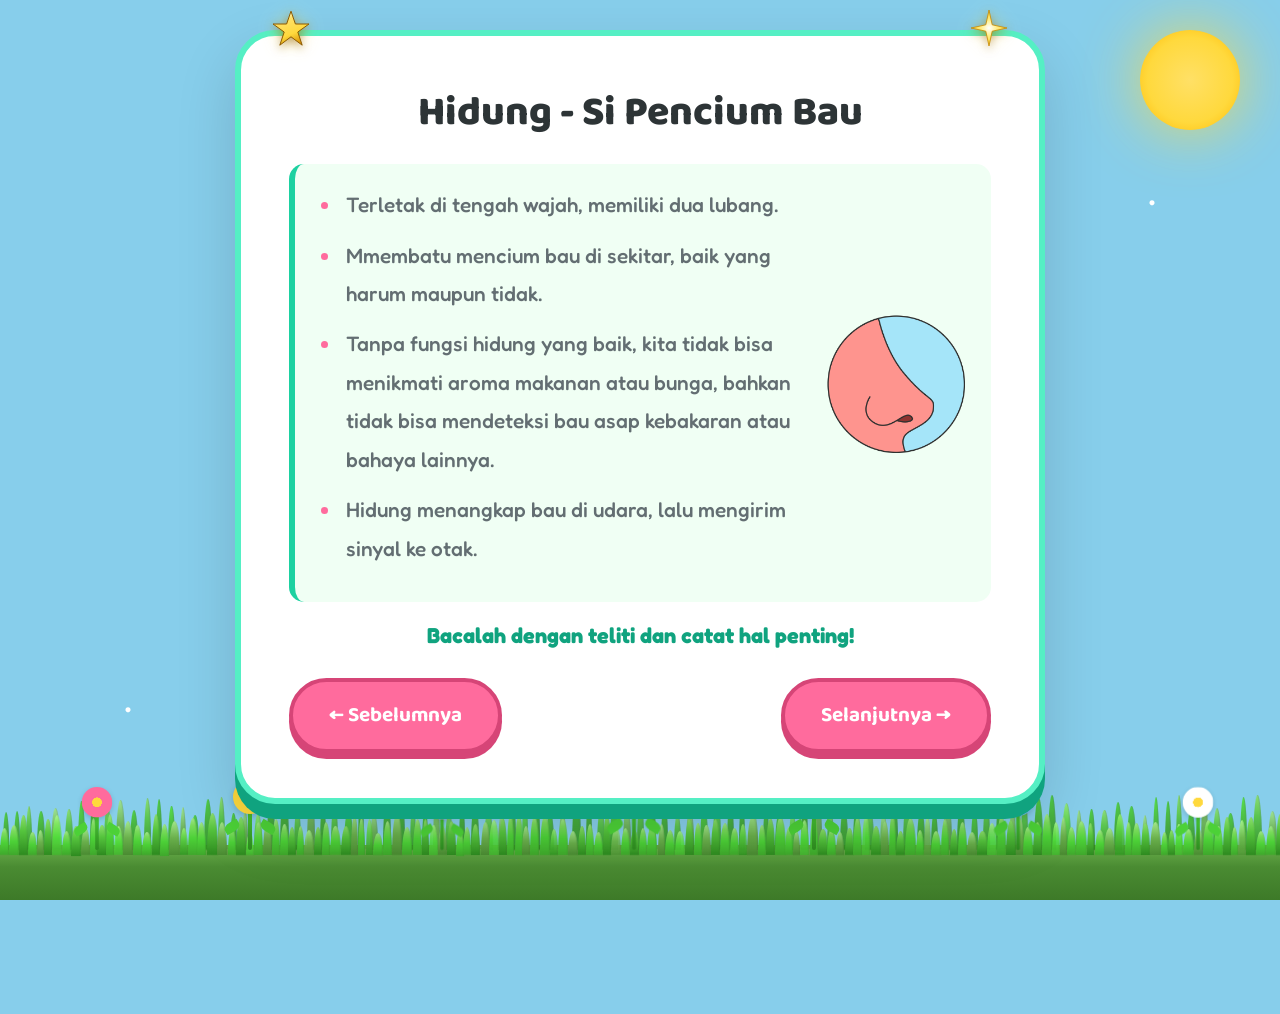
<file: materi hidung.html>
<!DOCTYPE html>
<html lang="id">
<head>
<meta charset="UTF-8">
<meta name="viewport" content="width=device-width, initial-scale=1.0">
<title>Materi - Menu Belajar</title>
<link rel="stylesheet" href="style.css">
<style>
  /* CSS untuk mengatur posisi gambar di kanan */
  .info-flex {
    display: flex;             /* Mengaktifkan flexbox */
    align-items: center;       /* Membuat gambar & teks sejajar di tengah secara vertikal */
    gap: 10px;                 /* Jarak antara teks dan gambar */
    justify-content: space-between;
  }

  .info-flex ul {
    flex: 1;                   /* Teks mengambil ruang yang tersisa di kiri */
    margin: 0;
    padding-left: 20px;        /* Menyesuaikan padding list */
  }

  .side-image {
    width: 140px;              /* Lebar gambar di kotak merah (bisa disesuaikan) */
    height: auto;              /* Tinggi menyesuaikan proporsi */
    border-radius: 8px;        /* Membuat sudut gambar sedikit melengkung */
    object-fit: contain;
  }

  /* Agar tampilan tetap rapi di HP (layar kecil) */
  @media (max-width: 600px) {
    .info-flex {
      flex-direction: column;  /* Jika di HP, gambar pindah ke bawah teks */
    }
    .side-image {
      width: 80%;              /* Gambar jadi lebih besar di HP */
      margin-top: 15px;
    }
  }
</style>
</head>
<body data-page="materi">

<div class="cloud cloud1"></div>
<div class="cloud cloud2"></div>
<div class="cloud cloud3"></div>
<div class="cloud cloud4"></div>
<div class="sun"></div>
<div class="butterfly b1"></div>
<div class="butterfly b2"></div>

<div class="ground">
  <div class="soil"></div>
  <div class="grass-back"></div>
  <div class="grass-front"></div>
  <div class="flower-css pink f1"><div class="stem"></div><div class="leaf left"></div><div class="leaf right"></div><div class="bloom"></div></div>
  <div class="flower-css yellow f2"><div class="stem"></div><div class="leaf left"></div><div class="leaf right"></div><div class="bloom"></div></div>
  <div class="flower-css purple f3"><div class="stem"></div><div class="leaf left"></div><div class="leaf right"></div><div class="bloom"></div></div>
  <div class="flower-css red f4"><div class="stem"></div><div class="leaf left"></div><div class="leaf right"></div><div class="bloom"></div></div>
  <div class="flower-css orange f5"><div class="stem"></div><div class="leaf left"></div><div class="leaf right"></div><div class="bloom"></div></div>
  <div class="flower-css blue f6"><div class="stem"></div><div class="leaf left"></div><div class="leaf right"></div><div class="bloom"></div></div>
  <div class="flower-css white f7"><div class="stem"></div><div class="leaf left"></div><div class="leaf right"></div><div class="bloom"></div></div>
</div>

<div class="content-wrapper">
  <div class="content-box">
    <h2 class="page-title">Hidung - Si Pencium Bau</h2>

    <div class="info-box green" style="margin-top: 20px;">
      <!-- Bagian Flexbox: Teks di kiri, Gambar di kanan -->
      <div class="info-flex">
        <ul>
          <li>Terletak di tengah wajah, memiliki dua lubang.</li>
          <li>Mmembatu mencium bau di sekitar, baik yang harum maupun tidak. </li>
          <li>Tanpa fungsi hidung yang baik, kita tidak bisa menikmati aroma makanan atau bunga, bahkan tidak bisa mendeteksi bau asap kebakaran atau bahaya lainnya. </li>
          <li>Hidung menangkap bau di udara, lalu mengirim sinyal ke otak. </li>
        </ul>
        
        <!-- Gambar diletakkan di sini (area kotak merah) -->
        <img src="hidung.png" alt="Gambar KTP" class="side-image">
      </div>
    </div>

    <span class="highlight" style="color: #10A37F;">
      Bacalah dengan teliti dan catat hal penting!
    </span>

    <div class="nav-buttons">
      <a href="materi telinga.html" class="btn btn-back">← Sebelumnya</a>
      <a href="materi lidah.html" class="btn btn-next">Selanjutnya →</a>
    </div>
  </div>
</div>

<script src="script.js"></script>
</body>
</html>
</file>
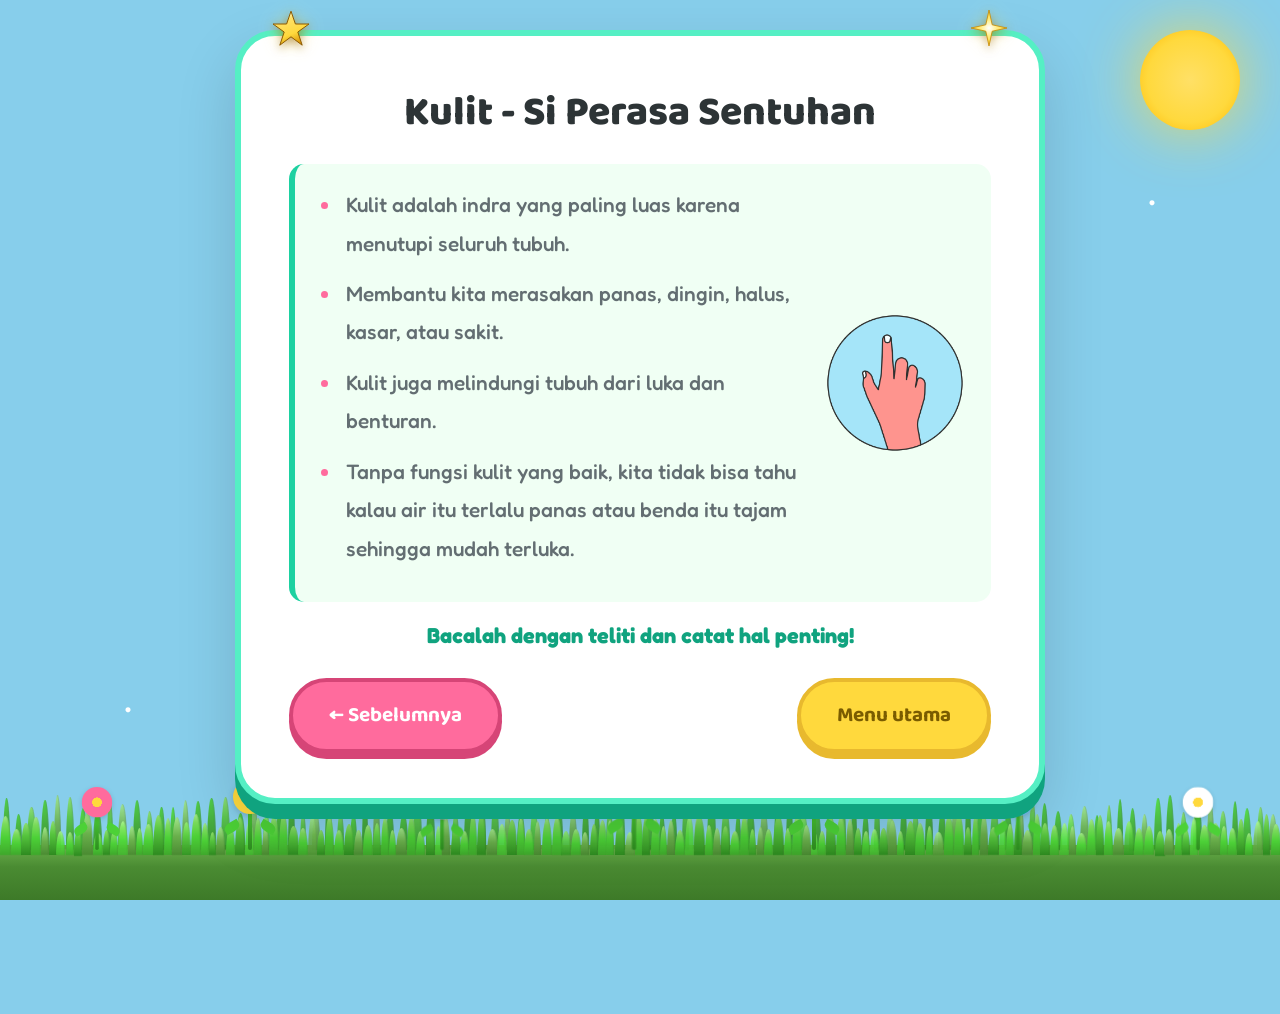
<file: materi kulit.html>
<!DOCTYPE html>
<html lang="id">
<head>
<meta charset="UTF-8">
<meta name="viewport" content="width=device-width, initial-scale=1.0">
<title>Materi - Menu Belajar</title>
<link rel="stylesheet" href="style.css">
<style>
  /* CSS untuk mengatur posisi gambar di kanan */
  .info-flex {
    display: flex;             /* Mengaktifkan flexbox */
    align-items: center;       /* Membuat gambar & teks sejajar di tengah secara vertikal */
    gap: 10px;                 /* Jarak antara teks dan gambar */
    justify-content: space-between;
  }

  .info-flex ul {
    flex: 1;                   /* Teks mengambil ruang yang tersisa di kiri */
    margin: 0;
    padding-left: 20px;        /* Menyesuaikan padding list */
  }

  .side-image {
    width: 140px;              /* Lebar gambar di kotak merah (bisa disesuaikan) */
    height: auto;              /* Tinggi menyesuaikan proporsi */
    border-radius: 8px;        /* Membuat sudut gambar sedikit melengkung */
    object-fit: contain;
  }

  /* Agar tampilan tetap rapi di HP (layar kecil) */
  @media (max-width: 600px) {
    .info-flex {
      flex-direction: column;  /* Jika di HP, gambar pindah ke bawah teks */
    }
    .side-image {
      width: 80%;              /* Gambar jadi lebih besar di HP */
      margin-top: 15px;
    }
  }
</style>
</head>
<body data-page="materi">

<div class="cloud cloud1"></div>
<div class="cloud cloud2"></div>
<div class="cloud cloud3"></div>
<div class="cloud cloud4"></div>
<div class="sun"></div>
<div class="butterfly b1"></div>
<div class="butterfly b2"></div>

<div class="ground">
  <div class="soil"></div>
  <div class="grass-back"></div>
  <div class="grass-front"></div>
  <div class="flower-css pink f1"><div class="stem"></div><div class="leaf left"></div><div class="leaf right"></div><div class="bloom"></div></div>
  <div class="flower-css yellow f2"><div class="stem"></div><div class="leaf left"></div><div class="leaf right"></div><div class="bloom"></div></div>
  <div class="flower-css purple f3"><div class="stem"></div><div class="leaf left"></div><div class="leaf right"></div><div class="bloom"></div></div>
  <div class="flower-css red f4"><div class="stem"></div><div class="leaf left"></div><div class="leaf right"></div><div class="bloom"></div></div>
  <div class="flower-css orange f5"><div class="stem"></div><div class="leaf left"></div><div class="leaf right"></div><div class="bloom"></div></div>
  <div class="flower-css blue f6"><div class="stem"></div><div class="leaf left"></div><div class="leaf right"></div><div class="bloom"></div></div>
  <div class="flower-css white f7"><div class="stem"></div><div class="leaf left"></div><div class="leaf right"></div><div class="bloom"></div></div>
</div>

<div class="content-wrapper">
  <div class="content-box">
    <h2 class="page-title">Kulit - Si Perasa Sentuhan</h2>

    <div class="info-box green" style="margin-top: 20px;">
      <!-- Bagian Flexbox: Teks di kiri, Gambar di kanan -->
      <div class="info-flex">
        <ul>
          <li>Kulit adalah indra yang paling luas karena menutupi seluruh tubuh.</li>
          <li>Membantu kita merasakan panas, dingin, halus, kasar, atau sakit. </li>
          <li>Kulit juga melindungi tubuh dari luka dan benturan. </li>
          <li>Tanpa fungsi kulit yang baik, kita tidak bisa tahu kalau air itu terlalu panas atau benda itu tajam sehingga mudah terluka. </li>
        </ul>
        
        <!-- Gambar diletakkan di sini (area kotak merah) -->
        <img src="kulit.png" alt="Gambar KTP" class="side-image">
      </div>
    </div>

    <span class="highlight" style="color: #10A37F;">
      Bacalah dengan teliti dan catat hal penting!
    </span>

    <div class="nav-buttons">
      <a href="materi lidah.html" class="btn btn-back">← Sebelumnya</a>
      <a href="menu.html" class="btn btn-home">Menu utama</a>
    </div>
  </div>
</div>

<script src="script.js"></script>
</body>
</html>
</file>
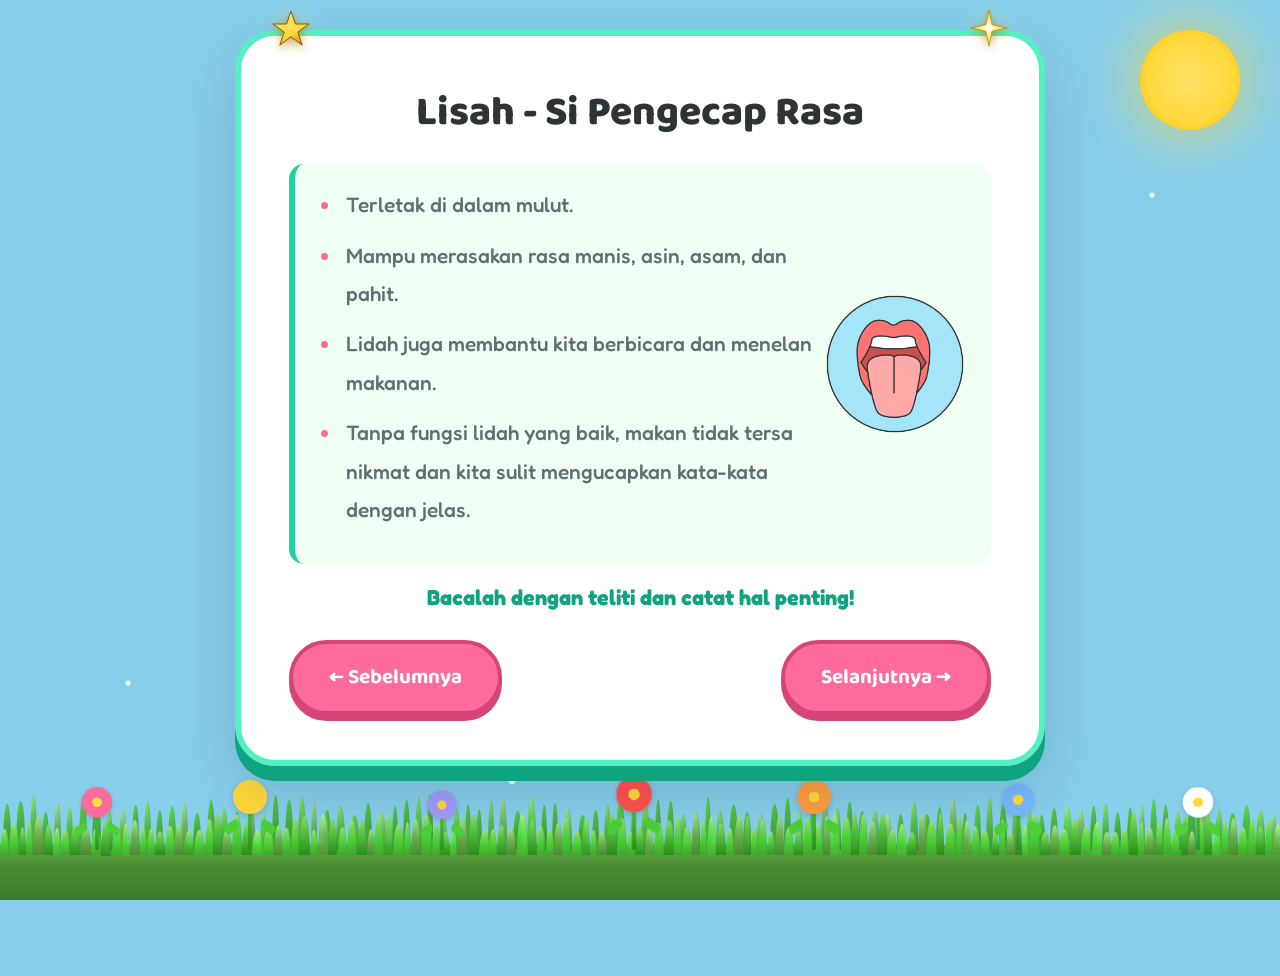
<file: materi lidah.html>
<!DOCTYPE html>
<html lang="id">
<head>
<meta charset="UTF-8">
<meta name="viewport" content="width=device-width, initial-scale=1.0">
<title>Materi - Menu Belajar</title>
<link rel="stylesheet" href="style.css">
<style>
  /* CSS untuk mengatur posisi gambar di kanan */
  .info-flex {
    display: flex;             /* Mengaktifkan flexbox */
    align-items: center;       /* Membuat gambar & teks sejajar di tengah secara vertikal */
    gap: 10px;                 /* Jarak antara teks dan gambar */
    justify-content: space-between;
  }

  .info-flex ul {
    flex: 1;                   /* Teks mengambil ruang yang tersisa di kiri */
    margin: 0;
    padding-left: 20px;        /* Menyesuaikan padding list */
  }

  .side-image {
    width: 140px;              /* Lebar gambar di kotak merah (bisa disesuaikan) */
    height: auto;              /* Tinggi menyesuaikan proporsi */
    border-radius: 8px;        /* Membuat sudut gambar sedikit melengkung */
    object-fit: contain;
  }

  /* Agar tampilan tetap rapi di HP (layar kecil) */
  @media (max-width: 600px) {
    .info-flex {
      flex-direction: column;  /* Jika di HP, gambar pindah ke bawah teks */
    }
    .side-image {
      width: 80%;              /* Gambar jadi lebih besar di HP */
      margin-top: 15px;
    }
  }
</style>
</head>
<body data-page="materi">

<div class="cloud cloud1"></div>
<div class="cloud cloud2"></div>
<div class="cloud cloud3"></div>
<div class="cloud cloud4"></div>
<div class="sun"></div>
<div class="butterfly b1"></div>
<div class="butterfly b2"></div>

<div class="ground">
  <div class="soil"></div>
  <div class="grass-back"></div>
  <div class="grass-front"></div>
  <div class="flower-css pink f1"><div class="stem"></div><div class="leaf left"></div><div class="leaf right"></div><div class="bloom"></div></div>
  <div class="flower-css yellow f2"><div class="stem"></div><div class="leaf left"></div><div class="leaf right"></div><div class="bloom"></div></div>
  <div class="flower-css purple f3"><div class="stem"></div><div class="leaf left"></div><div class="leaf right"></div><div class="bloom"></div></div>
  <div class="flower-css red f4"><div class="stem"></div><div class="leaf left"></div><div class="leaf right"></div><div class="bloom"></div></div>
  <div class="flower-css orange f5"><div class="stem"></div><div class="leaf left"></div><div class="leaf right"></div><div class="bloom"></div></div>
  <div class="flower-css blue f6"><div class="stem"></div><div class="leaf left"></div><div class="leaf right"></div><div class="bloom"></div></div>
  <div class="flower-css white f7"><div class="stem"></div><div class="leaf left"></div><div class="leaf right"></div><div class="bloom"></div></div>
</div>

<div class="content-wrapper">
  <div class="content-box">
    <h2 class="page-title">Lisah - Si Pengecap Rasa</h2>

    <div class="info-box green" style="margin-top: 20px;">
      <!-- Bagian Flexbox: Teks di kiri, Gambar di kanan -->
      <div class="info-flex">
        <ul>
          <li>Terletak di dalam mulut.</li>
          <li>Mampu merasakan rasa manis, asin, asam, dan pahit. </li>
          <li>Lidah juga membantu kita berbicara dan menelan makanan. </li>
          <li>Tanpa fungsi lidah yang baik, makan tidak tersa nikmat dan kita sulit mengucapkan kata-kata dengan jelas. </li>
        </ul>
        
        <!-- Gambar diletakkan di sini (area kotak merah) -->
        <img src="lidah.png" alt="Gambar KTP" class="side-image">
      </div>
    </div>

    <span class="highlight" style="color: #10A37F;">
      Bacalah dengan teliti dan catat hal penting!
    </span>

    <div class="nav-buttons">
      <a href="materi hidung.html" class="btn btn-back">← Sebelumnya</a>
      <a href="materi kulit.html" class="btn btn-next">Selanjutnya →</a>
    </div>
  </div>
</div>

<script src="script.js"></script>
</body>
</html>
</file>
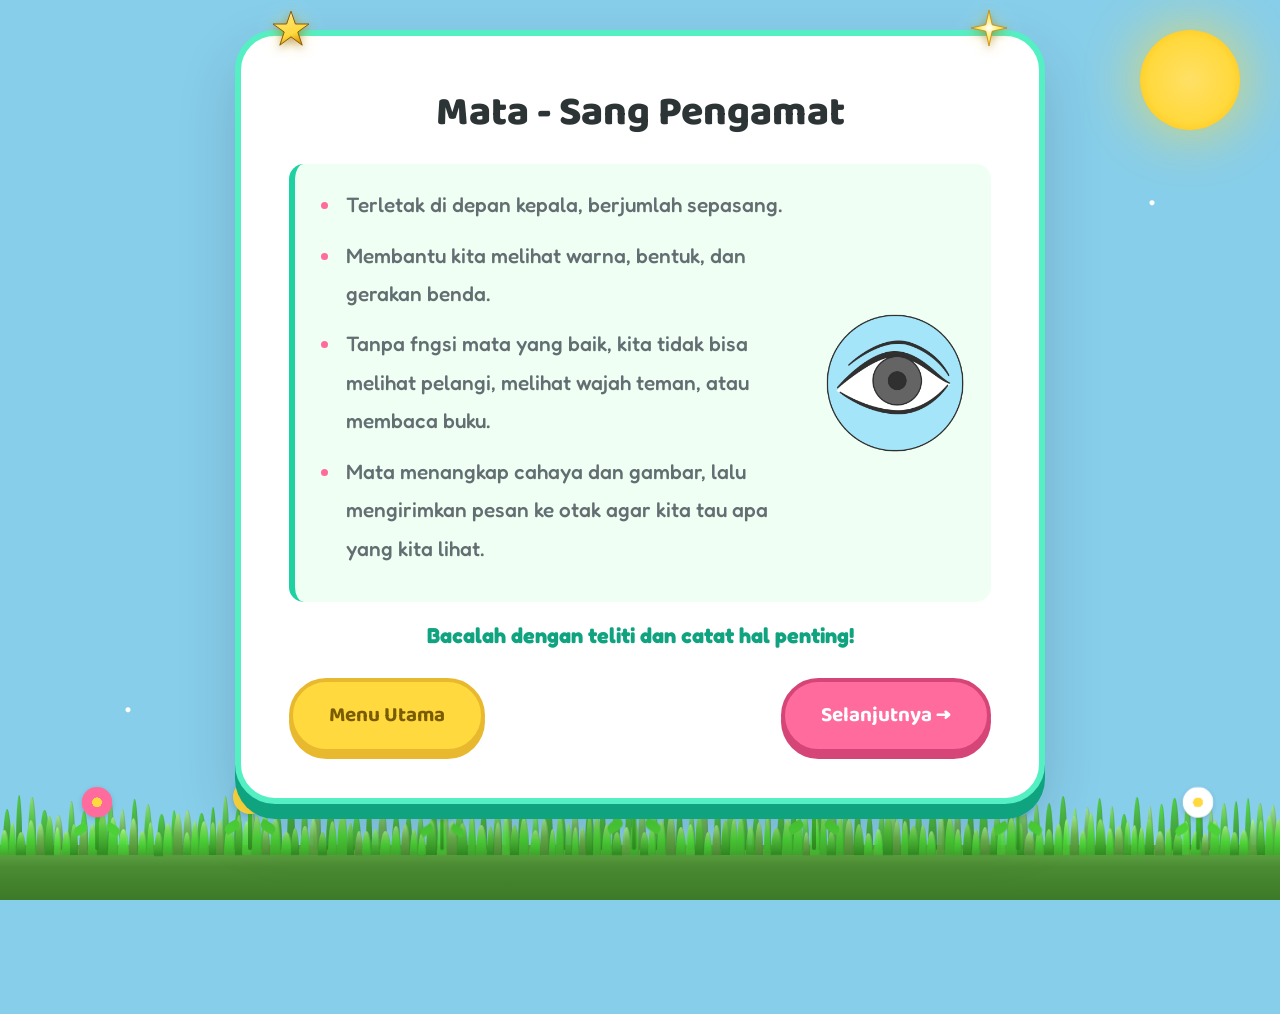
<file: materi mata.html>
<!DOCTYPE html>
<html lang="id">
<head>
<meta charset="UTF-8">
<meta name="viewport" content="width=device-width, initial-scale=1.0">
<title>Materi - Menu Belajar</title>
<link rel="stylesheet" href="style.css">
<style>
  /* CSS untuk mengatur posisi gambar di kanan */
  .info-flex {
    display: flex;             /* Mengaktifkan flexbox */
    align-items: center;       /* Membuat gambar & teks sejajar di tengah secara vertikal */
    gap: 10px;                 /* Jarak antara teks dan gambar */
    justify-content: space-between;
  }

  .info-flex ul {
    flex: 1;                   /* Teks mengambil ruang yang tersisa di kiri */
    margin: 0;
    padding-left: 20px;        /* Menyesuaikan padding list */
  }

  .side-image {
    width: 140px;              /* Lebar gambar di kotak merah (bisa disesuaikan) */
    height: auto;              /* Tinggi menyesuaikan proporsi */
    border-radius: 8px;        /* Membuat sudut gambar sedikit melengkung */
    object-fit: contain;
  }

  /* Agar tampilan tetap rapi di HP (layar kecil) */
  @media (max-width: 600px) {
    .info-flex {
      flex-direction: column;  /* Jika di HP, gambar pindah ke bawah teks */
    }
    .side-image {
      width: 80%;              /* Gambar jadi lebih besar di HP */
      margin-top: 15px;
    }
  }
</style>
</head>
<body data-page="materi">

<div class="cloud cloud1"></div>
<div class="cloud cloud2"></div>
<div class="cloud cloud3"></div>
<div class="cloud cloud4"></div>
<div class="sun"></div>
<div class="butterfly b1"></div>
<div class="butterfly b2"></div>

<div class="ground">
  <div class="soil"></div>
  <div class="grass-back"></div>
  <div class="grass-front"></div>
  <div class="flower-css pink f1"><div class="stem"></div><div class="leaf left"></div><div class="leaf right"></div><div class="bloom"></div></div>
  <div class="flower-css yellow f2"><div class="stem"></div><div class="leaf left"></div><div class="leaf right"></div><div class="bloom"></div></div>
  <div class="flower-css purple f3"><div class="stem"></div><div class="leaf left"></div><div class="leaf right"></div><div class="bloom"></div></div>
  <div class="flower-css red f4"><div class="stem"></div><div class="leaf left"></div><div class="leaf right"></div><div class="bloom"></div></div>
  <div class="flower-css orange f5"><div class="stem"></div><div class="leaf left"></div><div class="leaf right"></div><div class="bloom"></div></div>
  <div class="flower-css blue f6"><div class="stem"></div><div class="leaf left"></div><div class="leaf right"></div><div class="bloom"></div></div>
  <div class="flower-css white f7"><div class="stem"></div><div class="leaf left"></div><div class="leaf right"></div><div class="bloom"></div></div>
</div>

<div class="content-wrapper">
  <div class="content-box">
    <h2 class="page-title">Mata - Sang Pengamat</h2>

    <div class="info-box green" style="margin-top: 20px;">
      <!-- Bagian Flexbox: Teks di kiri, Gambar di kanan -->
      <div class="info-flex">
        <ul>
          <li>Terletak di depan kepala, berjumlah sepasang.</li>
          <li>Membantu kita melihat warna, bentuk, dan gerakan benda. </li>
          <li>Tanpa fngsi mata yang baik, kita tidak bisa melihat pelangi, melihat wajah teman, atau membaca buku. </li>
          <li>Mata menangkap cahaya dan gambar, lalu mengirimkan pesan ke otak agar kita tau apa yang kita lihat. </li>
        </ul>
        
        <!-- Gambar diletakkan di sini (area kotak merah) -->
        <img src="mata.png" alt="Gambar KTP" class="side-image">
      </div>
    </div>

    <span class="highlight" style="color: #10A37F;">
      Bacalah dengan teliti dan catat hal penting!
    </span>

    <div class="nav-buttons">
      <a href="menu.html" class="btn btn-home">Menu Utama</a>
      <a href="materi telinga.html" class="btn btn-next">Selanjutnya →</a>
    </div>
  </div>
</div>

<script src="script.js"></script>
</body>
</html>
</file>
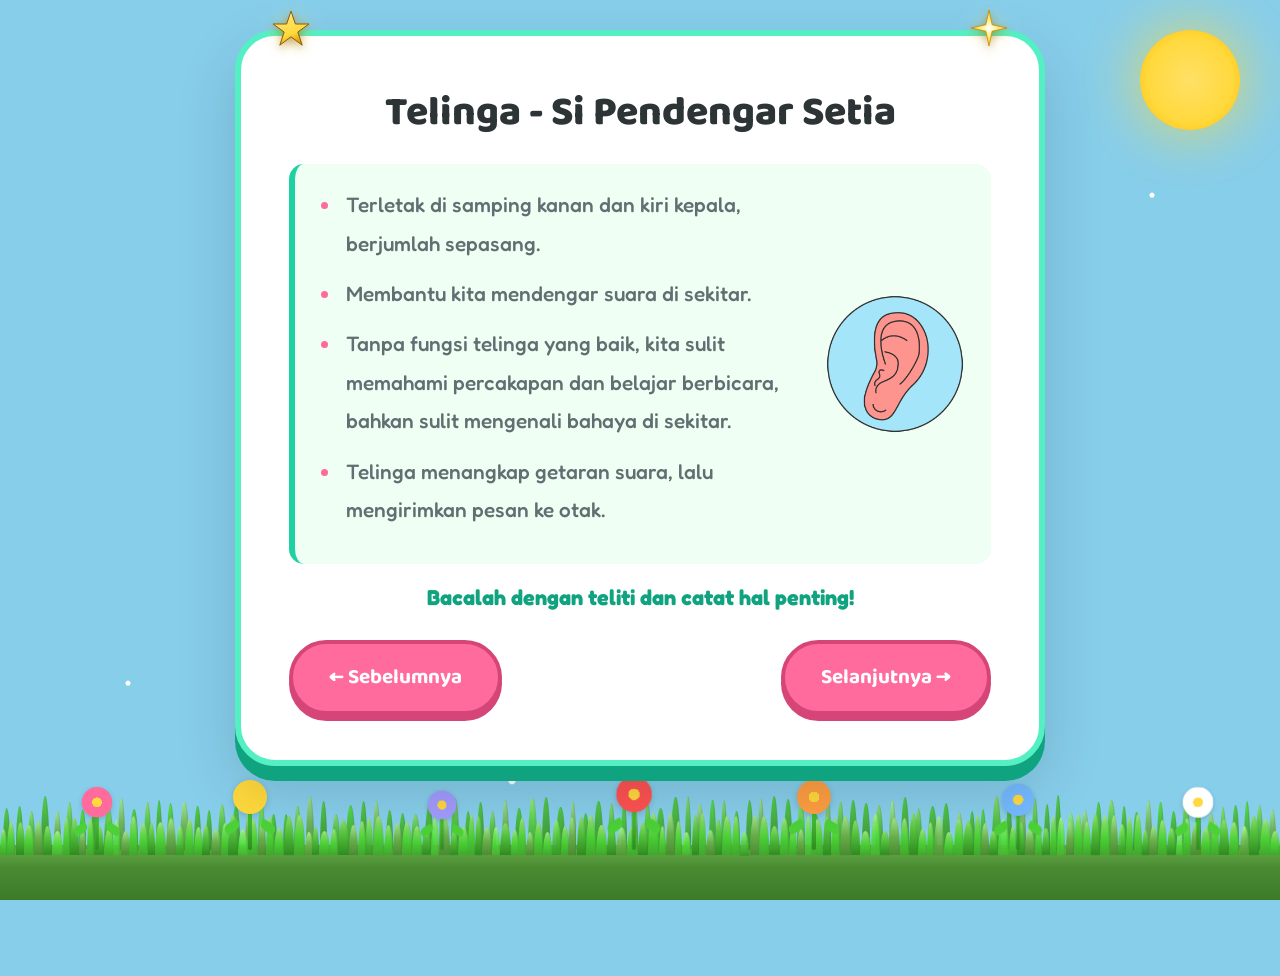
<file: materi telinga.html>
<!DOCTYPE html>
<html lang="id">
<head>
<meta charset="UTF-8">
<meta name="viewport" content="width=device-width, initial-scale=1.0">
<title>Materi - Menu Belajar</title>
<link rel="stylesheet" href="style.css">
<style>
  /* CSS untuk mengatur posisi gambar di kanan */
  .info-flex {
    display: flex;             /* Mengaktifkan flexbox */
    align-items: center;       /* Membuat gambar & teks sejajar di tengah secara vertikal */
    gap: 10px;                 /* Jarak antara teks dan gambar */
    justify-content: space-between;
  }

  .info-flex ul {
    flex: 1;                   /* Teks mengambil ruang yang tersisa di kiri */
    margin: 0;
    padding-left: 20px;        /* Menyesuaikan padding list */
  }

  .side-image {
    width: 140px;              /* Lebar gambar di kotak merah (bisa disesuaikan) */
    height: auto;              /* Tinggi menyesuaikan proporsi */
    border-radius: 8px;        /* Membuat sudut gambar sedikit melengkung */
    object-fit: contain;
  }

  /* Agar tampilan tetap rapi di HP (layar kecil) */
  @media (max-width: 600px) {
    .info-flex {
      flex-direction: column;  /* Jika di HP, gambar pindah ke bawah teks */
    }
    .side-image {
      width: 80%;              /* Gambar jadi lebih besar di HP */
      margin-top: 15px;
    }
  }
</style>
</head>
<body data-page="materi">

<div class="cloud cloud1"></div>
<div class="cloud cloud2"></div>
<div class="cloud cloud3"></div>
<div class="cloud cloud4"></div>
<div class="sun"></div>
<div class="butterfly b1"></div>
<div class="butterfly b2"></div>

<div class="ground">
  <div class="soil"></div>
  <div class="grass-back"></div>
  <div class="grass-front"></div>
  <div class="flower-css pink f1"><div class="stem"></div><div class="leaf left"></div><div class="leaf right"></div><div class="bloom"></div></div>
  <div class="flower-css yellow f2"><div class="stem"></div><div class="leaf left"></div><div class="leaf right"></div><div class="bloom"></div></div>
  <div class="flower-css purple f3"><div class="stem"></div><div class="leaf left"></div><div class="leaf right"></div><div class="bloom"></div></div>
  <div class="flower-css red f4"><div class="stem"></div><div class="leaf left"></div><div class="leaf right"></div><div class="bloom"></div></div>
  <div class="flower-css orange f5"><div class="stem"></div><div class="leaf left"></div><div class="leaf right"></div><div class="bloom"></div></div>
  <div class="flower-css blue f6"><div class="stem"></div><div class="leaf left"></div><div class="leaf right"></div><div class="bloom"></div></div>
  <div class="flower-css white f7"><div class="stem"></div><div class="leaf left"></div><div class="leaf right"></div><div class="bloom"></div></div>
</div>

<div class="content-wrapper">
  <div class="content-box">
    <h2 class="page-title">Telinga - Si Pendengar Setia</h2>

    <div class="info-box green" style="margin-top: 20px;">
      <!-- Bagian Flexbox: Teks di kiri, Gambar di kanan -->
      <div class="info-flex">
        <ul>
          <li>Terletak di samping kanan dan kiri kepala, berjumlah sepasang.</li>
          <li>Membantu kita mendengar suara di sekitar. </li>
          <li>Tanpa fungsi telinga yang baik, kita sulit memahami percakapan dan belajar berbicara, bahkan sulit mengenali bahaya di sekitar. </li>
          <li>Telinga menangkap getaran suara, lalu mengirimkan pesan ke otak. </li>
        </ul>
        
        <!-- Gambar diletakkan di sini (area kotak merah) -->
        <img src="telinga.png" alt="Gambar KTP" class="side-image">
      </div>
    </div>

    <span class="highlight" style="color: #10A37F;">
      Bacalah dengan teliti dan catat hal penting!
    </span>

    <div class="nav-buttons">
      <a href="materi mata.html" class="btn btn-back">← Sebelumnya</a>
      <a href="materi hidung.html" class="btn btn-next">Selanjutnya →</a>
    </div>
  </div>
</div>

<script src="script.js"></script>
</body>
</html>
</file>
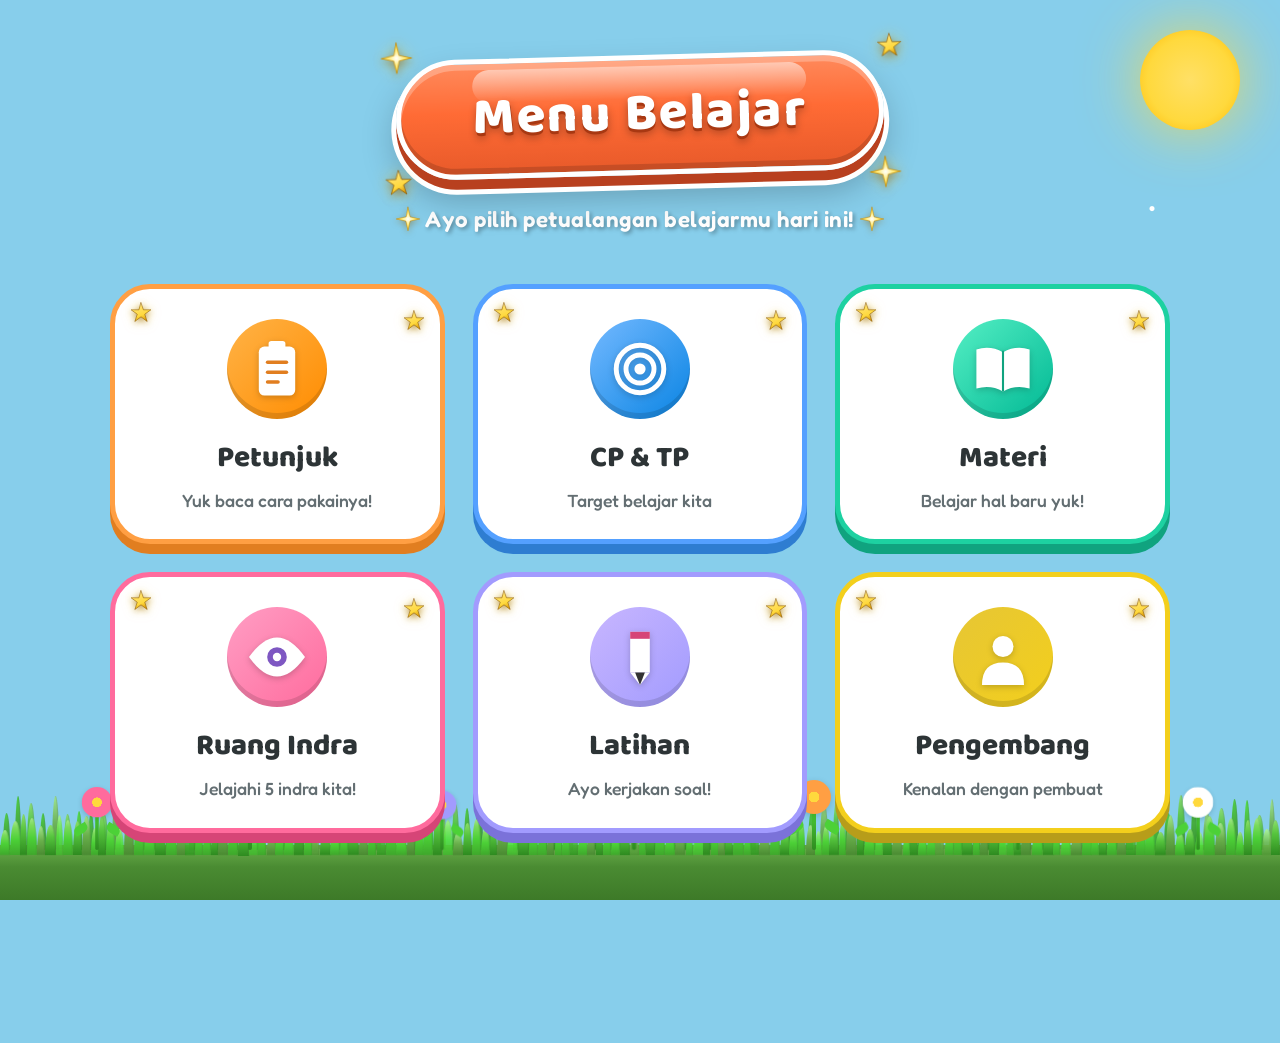
<file: menu.html>
<!DOCTYPE html>
<html lang="id">
<head>
<meta charset="UTF-8">
<meta name="viewport" content="width=device-width, initial-scale=1.0">
<title>Menu Belajar - Media Pembelajaran Anak SD</title>
<link rel="stylesheet" href="style.css">
</head>
<body data-page="menu">

<!-- Dekorasi Background -->
<div class="cloud cloud1"></div>
<div class="cloud cloud2"></div>
<div class="cloud cloud3"></div>
<div class="cloud cloud4"></div>
<div class="sun"></div>
<div class="butterfly b1"></div>
<div class="butterfly b2"></div>

<div class="ground">
  <div class="soil"></div>
  <div class="grass-back"></div>
  <div class="grass-front"></div>
  <div class="flower-css pink f1"><div class="stem"></div><div class="leaf left"></div><div class="leaf right"></div><div class="bloom"></div></div>
  <div class="flower-css yellow f2"><div class="stem"></div><div class="leaf left"></div><div class="leaf right"></div><div class="bloom"></div></div>
  <div class="flower-css purple f3"><div class="stem"></div><div class="leaf left"></div><div class="leaf right"></div><div class="bloom"></div></div>
  <div class="flower-css red f4"><div class="stem"></div><div class="leaf left"></div><div class="leaf right"></div><div class="bloom"></div></div>
  <div class="flower-css orange f5"><div class="stem"></div><div class="leaf left"></div><div class="leaf right"></div><div class="bloom"></div></div>
  <div class="flower-css blue f6"><div class="stem"></div><div class="leaf left"></div><div class="leaf right"></div><div class="bloom"></div></div>
  <div class="flower-css white f7"><div class="stem"></div><div class="leaf left"></div><div class="leaf right"></div><div class="bloom"></div></div>
</div>

<!-- Header -->
<header>
  <div class="title-badge">
    <span class="spark s1 img-star-4"></span>
    <span class="spark s2 img-star-5"></span>
    <span class="spark s3 img-star-5"></span>
    <span class="spark s4 img-star-4"></span>
    <span class="btn-icon left"></span>
    <h1>Menu Belajar</h1>
    <span class="btn-icon right"></span>
  </div>
  <p class="subtitle">
    <span class="inline-star img-star-4"></span>
    Ayo pilih petualangan belajarmu hari ini!
    <span class="inline-star img-star-4"></span>
  </p>
</header>

<!-- Menu Grid -->
<main>
  <div class="menu-grid">

    <a href="petunjuk.html" class="menu-card">
      <span class="star-deco img-star-5"></span>
      <span class="star-deco img-star-5"></span>
      <div class="icon-circle">
        <img src="data:image/svg+xml,%3Csvg xmlns='http://www.w3.org/2000/svg' viewBox='0 0 100 100'%3E%3Crect x='24' y='18' width='52' height='70' rx='8' fill='white'/%3E%3Crect x='38' y='10' width='24' height='16' rx='4' fill='white'/%3E%3Crect x='34' y='38' width='32' height='5' rx='2.5' fill='%23E17E20'/%3E%3Crect x='34' y='52' width='32' height='5' rx='2.5' fill='%23E17E20'/%3E%3Crect x='34' y='66' width='20' height='5' rx='2.5' fill='%23E17E20'/%3E%3C/svg%3E" alt="Petunjuk">
      </div>
      <h2>Petunjuk</h2>
      <p>Yuk baca cara pakainya!</p>
    </a>

    <a href="cp.html" class="menu-card">
      <span class="star-deco img-star-5"></span>
      <span class="star-deco img-star-5"></span>
      <div class="icon-circle">
        <img src="data:image/svg+xml,%3Csvg xmlns='http://www.w3.org/2000/svg' viewBox='0 0 100 100'%3E%3Ccircle cx='50' cy='50' r='34' fill='none' stroke='white' stroke-width='7'/%3E%3Ccircle cx='50' cy='50' r='20' fill='none' stroke='white' stroke-width='7'/%3E%3Ccircle cx='50' cy='50' r='8' fill='white'/%3E%3C/svg%3E" alt="CP dan TP">
      </div>
      <h2>CP &amp; TP</h2>
      <p>Target belajar kita</p>
    </a>

    <a href="materi mata.html" class="menu-card">
      <span class="star-deco img-star-5"></span>
      <span class="star-deco img-star-5"></span>
      <div class="icon-circle">
        <img src="data:image/svg+xml,%3Csvg xmlns='http://www.w3.org/2000/svg' viewBox='0 0 100 100'%3E%3Cpath d='M50 26 Q32 16 12 22 L12 78 Q32 72 50 82 Z' fill='white'/%3E%3Cpath d='M50 26 Q68 16 88 22 L88 78 Q68 72 50 82 Z' fill='white'/%3E%3Cline x1='50' y1='24' x2='50' y2='82' stroke='%2310A37F' stroke-width='3'/%3E%3C/svg%3E" alt="Materi">
      </div>
      <h2>Materi</h2>
      <p>Belajar hal baru yuk!</p>
    </a>

    <!-- ===== MENU BARU: RUANG INDRA ===== -->
    <a href="ruang-indra.html" class="menu-card">
      <span class="star-deco img-star-5"></span>
      <span class="star-deco img-star-5"></span>
      <div class="icon-circle">
        <img src="data:image/svg+xml,%3Csvg xmlns='http://www.w3.org/2000/svg' viewBox='0 0 100 100'%3E%3Cpath d='M10 50 Q30 22 50 22 Q70 22 90 50 Q70 78 50 78 Q30 78 10 50 Z' fill='white'/%3E%3Ccircle cx='50' cy='50' r='14' fill='%237E57C2'/%3E%3Ccircle cx='50' cy='50' r='6' fill='white'/%3E%3C/svg%3E" alt="Ruang Indra">
      </div>
      <h2>Ruang Indra</h2>
      <p>Jelajahi 5 indra kita!</p>
    </a>
    <!-- ===== END RUANG INDRA ===== -->

    <a href="latihan.html" class="menu-card">
      <span class="star-deco img-star-5"></span>
      <span class="star-deco img-star-5"></span>
      <div class="icon-circle">
        <img src="data:image/svg+xml,%3Csvg xmlns='http://www.w3.org/2000/svg' viewBox='0 0 100 100'%3E%3Crect x='36' y='14' width='28' height='58' fill='white'/%3E%3Crect x='36' y='14' width='28' height='10' fill='%23D64577'/%3E%3Cpolygon points='36,72 64,72 50,90' fill='white'/%3E%3Cpolygon points='43,72 57,72 50,90' fill='%23333'/%3E%3C/svg%3E" alt="Latihan">
      </div>
      <h2>Latihan</h2>
      <p>Ayo kerjakan soal!</p>
    </a>

    <a href="pengembang.html" class="menu-card">
      <span class="star-deco img-star-5"></span>
      <span class="star-deco img-star-5"></span>
      <div class="icon-circle">
        <img src="data:image/svg+xml,%3Csvg xmlns='http://www.w3.org/2000/svg' viewBox='0 0 100 100'%3E%3Ccircle cx='50' cy='35' r='15' fill='white'/%3E%3Cpath d='M20 90 Q20 58 50 58 Q80 58 80 90 Z' fill='white'/%3E%3C/svg%3E" alt="Pengembang">
      </div>
      <h2>Pengembang</h2>
      <p>Kenalan dengan pembuat</p>
    </a>

  </div>
</main>

<script src="script.js"></script>
</body>
</html>
</file>
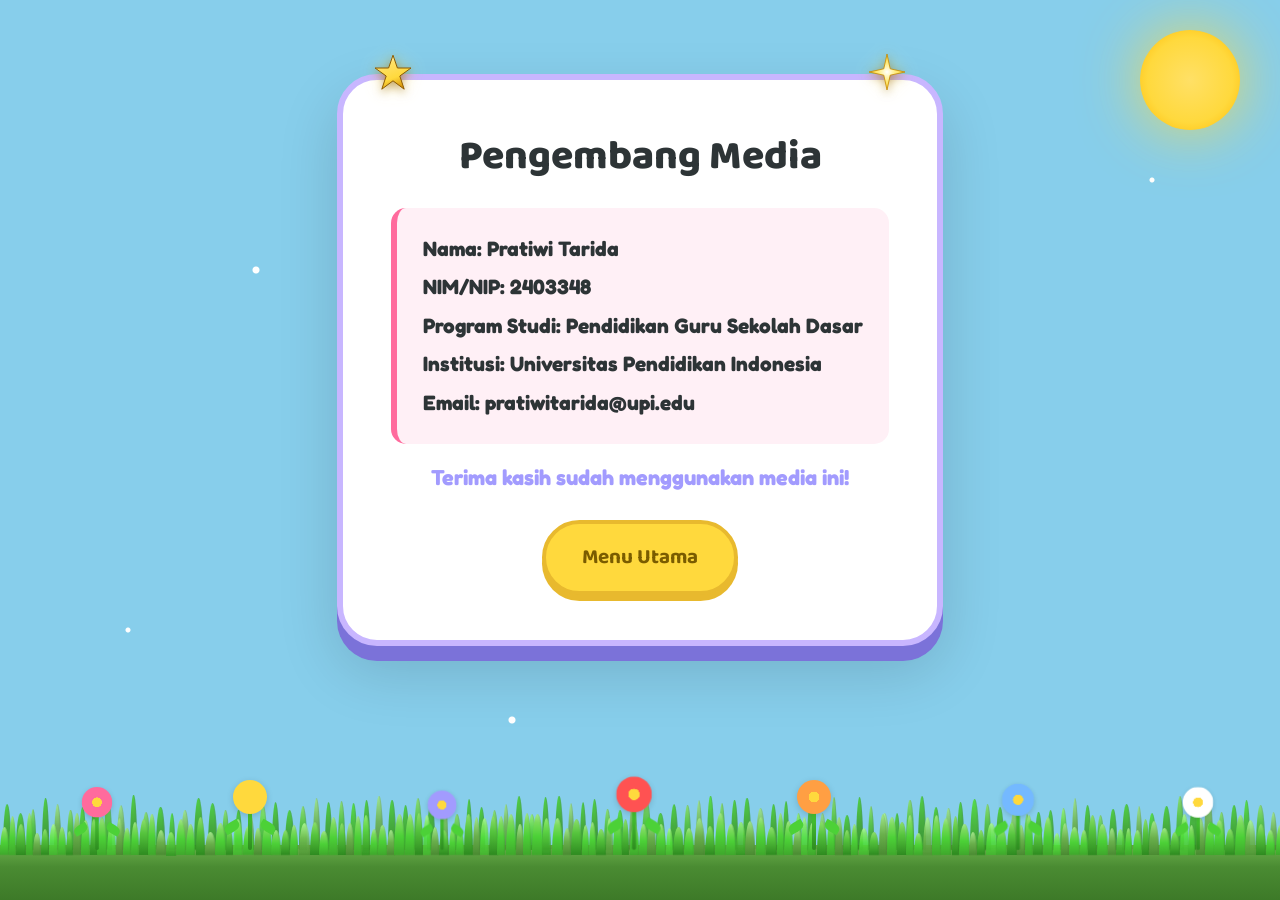
<file: pengembang.html>
<!DOCTYPE html>
<html lang="id">
<head>
<meta charset="UTF-8">
<meta name="viewport" content="width=device-width, initial-scale=1.0">
<title>Pengembang - Menu Belajar</title>
<link rel="stylesheet" href="style.css">
</head>
<body data-page="pengembang">

<div class="cloud cloud1"></div>
<div class="cloud cloud2"></div>
<div class="cloud cloud3"></div>
<div class="cloud cloud4"></div>
<div class="sun"></div>
<div class="butterfly b1"></div>
<div class="butterfly b2"></div>

<div class="ground">
  <div class="soil"></div>
  <div class="grass-back"></div>
  <div class="grass-front"></div>
  <div class="flower-css pink f1"><div class="stem"></div><div class="leaf left"></div><div class="leaf right"></div><div class="bloom"></div></div>
  <div class="flower-css yellow f2"><div class="stem"></div><div class="leaf left"></div><div class="leaf right"></div><div class="bloom"></div></div>
  <div class="flower-css purple f3"><div class="stem"></div><div class="leaf left"></div><div class="leaf right"></div><div class="bloom"></div></div>
  <div class="flower-css red f4"><div class="stem"></div><div class="leaf left"></div><div class="leaf right"></div><div class="bloom"></div></div>
  <div class="flower-css orange f5"><div class="stem"></div><div class="leaf left"></div><div class="leaf right"></div><div class="bloom"></div></div>
  <div class="flower-css blue f6"><div class="stem"></div><div class="leaf left"></div><div class="leaf right"></div><div class="bloom"></div></div>
  <div class="flower-css white f7"><div class="stem"></div><div class="leaf left"></div><div class="leaf right"></div><div class="bloom"></div></div>
</div>

<div class="content-wrapper">
  <div class="content-box">
    <h2 class="page-title">Pengembang Media</h2>

    <div class="info-box pink">
      <p><b>Nama: Pratiwi Tarida</b></p>
      <p><b>NIM/NIP: 2403348</b></p>
      <p><b>Program Studi: Pendidikan Guru Sekolah Dasar</b></p>
      <p><b>Institusi: Universitas Pendidikan Indonesia</b></p>
      <p><b>Email: pratiwitarida@upi.edu</b></p>
    </div>

    <span class="highlight" style="color: #A29BFE;">
      Terima kasih sudah menggunakan media ini!
    </span>

    <div class="nav-buttons" style="justify-content: center;">
      <a href="menu.html" class="btn btn-home">Menu Utama</a>
    </div>
  </div>
</div>

<script src="script.js"></script>
</body>
</html>
</file>
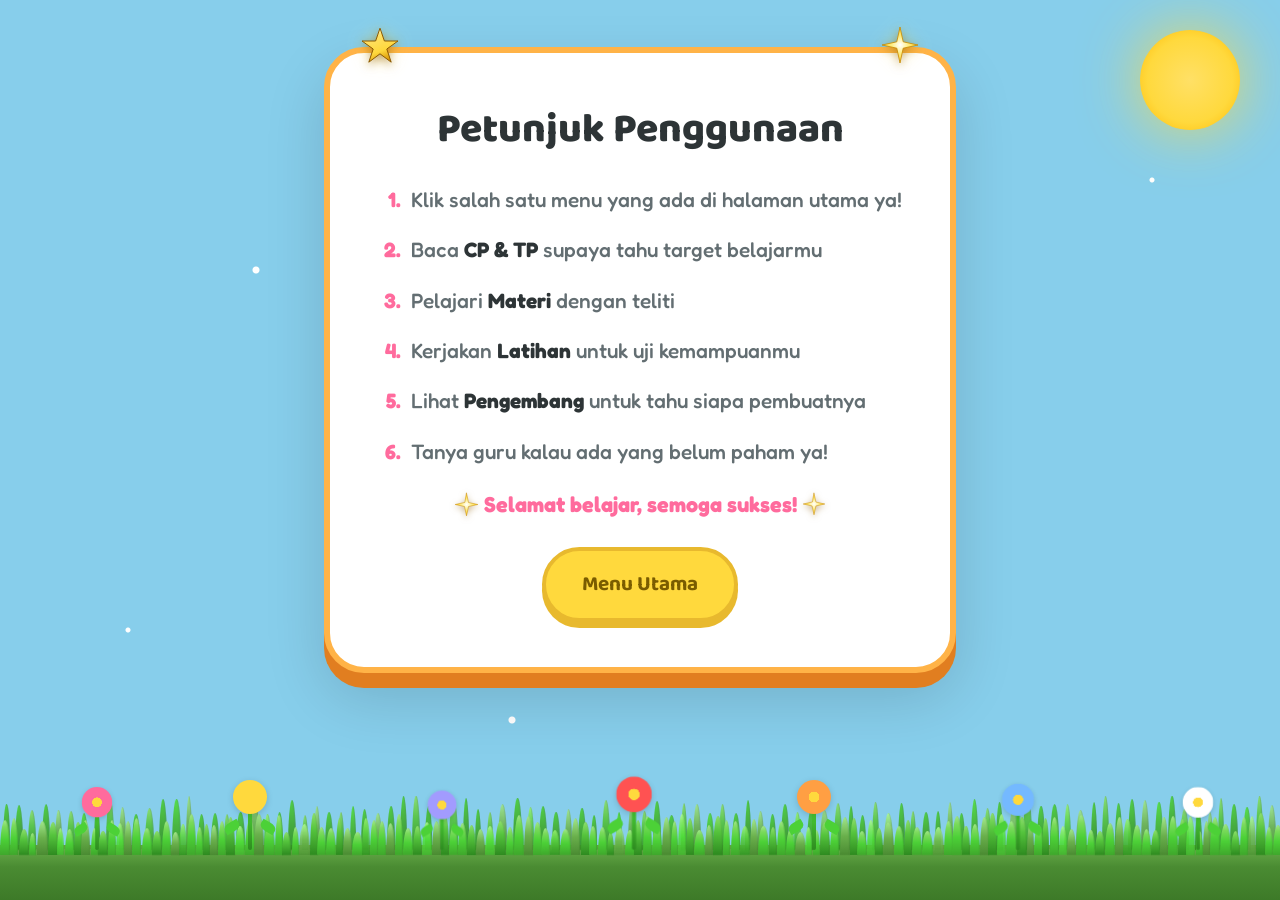
<file: petunjuk.html>
<!DOCTYPE html>
<html lang="id">
<head>
<meta charset="UTF-8">
<meta name="viewport" content="width=device-width, initial-scale=1.0">
<title>Petunjuk - Menu Belajar</title>
<link rel="stylesheet" href="style.css">
</head>
<body data-page="petunjuk">

<!-- Dekorasi Background -->
<div class="cloud cloud1"></div>
<div class="cloud cloud2"></div>
<div class="cloud cloud3"></div>
<div class="cloud cloud4"></div>
<div class="sun"></div>
<div class="butterfly b1"></div>
<div class="butterfly b2"></div>

<div class="ground">
  <div class="soil"></div>
  <div class="grass-back"></div>
  <div class="grass-front"></div>
  <div class="flower-css pink f1"><div class="stem"></div><div class="leaf left"></div><div class="leaf right"></div><div class="bloom"></div></div>
  <div class="flower-css yellow f2"><div class="stem"></div><div class="leaf left"></div><div class="leaf right"></div><div class="bloom"></div></div>
  <div class="flower-css purple f3"><div class="stem"></div><div class="leaf left"></div><div class="leaf right"></div><div class="bloom"></div></div>
  <div class="flower-css red f4"><div class="stem"></div><div class="leaf left"></div><div class="leaf right"></div><div class="bloom"></div></div>
  <div class="flower-css orange f5"><div class="stem"></div><div class="leaf left"></div><div class="leaf right"></div><div class="bloom"></div></div>
  <div class="flower-css blue f6"><div class="stem"></div><div class="leaf left"></div><div class="leaf right"></div><div class="bloom"></div></div>
  <div class="flower-css white f7"><div class="stem"></div><div class="leaf left"></div><div class="leaf right"></div><div class="bloom"></div></div>
</div>

<!-- Konten -->
<div class="content-wrapper">
  <div class="content-box">
    <h2 class="page-title"> Petunjuk Penggunaan</h2>
    <ol>
      <li>Klik salah satu menu yang ada di halaman utama ya! </li>
      <li>Baca <b>CP &amp; TP</b> supaya tahu target belajarmu </li>
      <li>Pelajari <b>Materi</b> dengan teliti </li>
      <li>Kerjakan <b>Latihan</b> untuk uji kemampuanmu </li>
      <li>Lihat <b>Pengembang</b> untuk tahu siapa pembuatnya </li>
      <li>Tanya guru kalau ada yang belum paham ya! </li>
    </ol>
    <span class="highlight">
      <span class="inline-star img-star-4"></span>
      Selamat belajar, semoga sukses!
      <span class="inline-star img-star-4"></span>
    </span>

    <div class="nav-buttons" style="justify-content: center;">
      <a href="menu.html" class="btn btn-home">Menu Utama</a>
    </div>
  </div>
</div>

<script src="script.js"></script>
</body>
</html>
</file>
<file: style.css>
@import url('https://fonts.googleapis.com/css2?family=Fredoka:wght@400;600;700&family=Baloo+2:wght@600;800&display=swap');
* {
  margin: 0;
  padding: 0;
  box-sizing: border-box;
  font-family: 'Fredoka', sans-serif;
}

body {
  min-height: 100vh;
  background: #87CEEB;
  background-image: 
    radial-gradient(circle at 20% 30%, #fff 0 3px, transparent 4px),
    radial-gradient(circle at 70% 60%, #fff 0 2px, transparent 3px),
    radial-gradient(circle at 40% 80%, #fff 0 3px, transparent 4px),
    radial-gradient(circle at 90% 20%, #fff 0 2px, transparent 3px),
    radial-gradient(circle at 10% 70%, #fff 0 2px, transparent 3px);
  position: relative;
  overflow-x: hidden;
  padding-bottom: 180px;
}

/* ============================================ */
/* ===== BINTANG GAMBAR (GRADASI + SHADOW) ==== */
/* ============================================ */
.img-star-5 {
  background-image: url("data:image/svg+xml,%3Csvg xmlns='http://www.w3.org/2000/svg' viewBox='0 0 100 100'%3E%3Cdefs%3E%3ClinearGradient id='g5' x1='0.3' y1='0' x2='0.7' y2='1'%3E%3Cstop offset='0%25' stop-color='%23FFFCE0'/%3E%3Cstop offset='25%25' stop-color='%23FFE066'/%3E%3Cstop offset='65%25' stop-color='%23FFD93D'/%3E%3Cstop offset='100%25' stop-color='%23D18A00'/%3E%3C/linearGradient%3E%3C/defs%3E%3Cpath d='M50 8 L61 40 L95 40 L67 60 L78 93 L50 72 L22 93 L33 60 L5 40 L39 40 Z' fill='url(%23g5)' stroke='%238C5A00' stroke-width='2.5' stroke-linejoin='round' stroke-linecap='round'/%3E%3C/svg%3E");
  background-repeat: no-repeat;
  background-position: center;
  background-size: contain;
}

.img-star-4 {
  background-image: url("data:image/svg+xml,%3Csvg xmlns='http://www.w3.org/2000/svg' viewBox='0 0 100 100'%3E%3Cdefs%3E%3CradialGradient id='g4' cx='50%25' cy='50%25' r='60%25'%3E%3Cstop offset='0%25' stop-color='%23FFFFFF'/%3E%3Cstop offset='35%25' stop-color='%23FFEF8A'/%3E%3Cstop offset='70%25' stop-color='%23FFD93D'/%3E%3Cstop offset='100%25' stop-color='%23F0A500'/%3E%3C/radialGradient%3E%3C/defs%3E%3Cpath d='M50 5 L58 42 L95 50 L58 58 L50 95 L42 58 L5 50 L42 42 Z' fill='url(%23g4)' stroke='%23C68800' stroke-width='2' stroke-linejoin='round' stroke-linecap='round'/%3E%3C/svg%3E");
  background-repeat: no-repeat;
  background-position: center;
  background-size: contain;
}

.inline-star {
  display: inline-block;
  width: 1.15em;
  height: 1.15em;
  vertical-align: -0.2em;
  background-repeat: no-repeat;
  background-position: center;
  background-size: contain;
  animation: sparkle 2s ease-in-out infinite;
  filter: drop-shadow(0 2px 3px rgba(140, 90, 0, 0.5));
}

/* ============ BACKGROUND DECORATIONS ============ */
.cloud {
  position: fixed;
  background: #fff;
  border-radius: 50%;
  opacity: 0.95;
  z-index: 1;
  pointer-events: none;
  filter: drop-shadow(0 8px 12px rgba(0,0,0,0.06));
}
.cloud::before,
.cloud::after {
  content: '';
  position: absolute;
  background: #fff;
  border-radius: 50%;
}
.cloud1 { width: 160px; height: 160px; top: 40px; left: -220px; animation: moveCloud 40s linear infinite; }
.cloud1::before { width: 120px; height: 120px; top: -40px; left: 80px; }
.cloud1::after { width: 100px; height: 100px; top: 20px; left: -40px; }

.cloud2 { width: 220px; height: 220px; top: 180px; left: -320px; animation: moveCloud 55s linear infinite; animation-delay: -18s; }
.cloud2::before { width: 160px; height: 160px; top: -55px; left: 110px; }
.cloud2::after { width: 130px; height: 130px; top: 30px; left: -55px; }

.cloud3 { width: 150px; height: 150px; top: 420px; left: -220px; animation: moveCloud 48s linear infinite; animation-delay: -30s; }
.cloud3::before { width: 110px; height: 110px; top: -38px; left: 75px; }
.cloud3::after { width: 95px; height: 95px; top: 18px; left: -38px; }

.cloud4 { width: 180px; height: 180px; top: 620px; left: -260px; animation: moveCloud 60s linear infinite; animation-delay: -45s; }
.cloud4::before { width: 130px; height: 130px; top: -45px; left: 90px; }
.cloud4::after { width: 105px; height: 105px; top: 22px; left: -45px; }

@keyframes moveCloud {
  from { transform: translateX(0); }
  to { transform: translateX(calc(100vw + 400px)); }
}

.sun {
  position: fixed;
  top: 30px; right: 40px;
  width: 100px; height: 100px;
  background: radial-gradient(circle, #FFE066 0%, #FFD93D 60%, #FFB800 100%);
  border-radius: 50%;
  box-shadow: 0 0 60px rgba(255, 217, 61, 0.8);
  z-index: 1;
  animation: sunPulse 3s ease-in-out infinite;
}
@keyframes sunPulse {
  0%, 100% { transform: scale(1); }
  50% { transform: scale(1.08); }
}

/* ============ GROUND + GRASS + FLOWER ============ */
.ground {
  position: fixed;
  bottom: 0; left: 0;
  width: 100%; height: 140px;
  z-index: 1;
  pointer-events: none;
}
.ground .soil {
  position: absolute;
  bottom: 0; left: 0;
  width: 100%; height: 55px;
  background: linear-gradient(180deg, #6AB04C 0%, #4a8b32 40%, #3d7a28 100%);
  box-shadow: inset 0 4px 0 rgba(0,0,0,0.08);
}
.grass-back,
.grass-front {
  position: absolute;
  left: 0; width: 100%;
  display: flex;
  align-items: flex-end;
  justify-content: space-around;
}
.grass-back { bottom: 50px; height: 55px; z-index: 1; filter: blur(0.4px); }
.grass-front { bottom: 45px; height: 45px; z-index: 2; }

.blade {
  position: relative;
  flex-shrink: 0;
  border-radius: 50% 50% 20% 20% / 100% 100% 0 0;
  transform-origin: bottom center;
  animation: waveGrass 2.6s ease-in-out infinite;
  will-change: transform;
  background: linear-gradient(to top, #3FA82C 0%, #4CD137 45%, #7BDB5C 80%, #A2E88A 100%);
  box-shadow: inset -1px 0 0 rgba(0,0,0,0.08);
}
.grass-back .blade {
  background: linear-gradient(to top, #2E8B20 0%, #3FA82C 50%, #4CD137 100%);
  box-shadow: inset -1px 0 0 rgba(0,0,0,0.15);
  opacity: 0.9;
}
.blade:nth-child(2n) { border-radius: 50% 50% 0 0 / 100% 100% 0 0; }
.blade:nth-child(3n) { background: linear-gradient(to top, #2E8B20, #55C43D 60%, #8DE06B 100%); }
.blade:nth-child(5n) { background: linear-gradient(to top, #4a8b32, #6AB04C 50%, #A2E88A 100%); }
.blade:nth-child(7n) { opacity: 0.9; filter: brightness(1.08); }

@keyframes waveGrass {
  0%   { transform: rotate(-5deg) scaleY(1); }
  25%  { transform: rotate(3deg) scaleY(1.03); }
  50%  { transform: rotate(6deg) scaleY(1); }
  75%  { transform: rotate(-2deg) scaleY(0.98); }
  100% { transform: rotate(-5deg) scaleY(1); }
}

.flower-css {
  position: absolute;
  bottom: 50px;
  width: 40px; height: 70px;
  transform-origin: bottom center;
  animation: flowerSway 3.5s ease-in-out infinite;
  z-index: 3;
}
.flower-css .stem {
  position: absolute;
  bottom: 0; left: 50%;
  transform: translateX(-50%);
  width: 4px; height: 42px;
  background: linear-gradient(180deg, #4CD137 0%, #2E8B20 100%);
  border-radius: 3px;
}
.flower-css .leaf {
  position: absolute;
  width: 16px; height: 10px;
  background: #4CD137;
  border-radius: 50% 0 50% 0;
  bottom: 18px;
}
.flower-css .leaf.left  { left: -6px;  transform: rotate(-30deg); }
.flower-css .leaf.right { right: -6px; transform: rotate(30deg) scaleX(-1); }

.flower-css .bloom {
  position: absolute;
  top: 0; left: 50%;
  transform: translateX(-50%);
  width: 34px; height: 34px;
  border-radius: 50%;
  background:
    radial-gradient(circle at 50% 50%, #FFD93D 0 22%, transparent 23%),
    radial-gradient(circle at 50% 15%, var(--petal) 0 32%, transparent 33%),
    radial-gradient(circle at 85% 50%, var(--petal) 0 32%, transparent 33%),
    radial-gradient(circle at 50% 85%, var(--petal) 0 32%, transparent 33%),
    radial-gradient(circle at 15% 50%, var(--petal) 0 32%, transparent 33%),
    radial-gradient(circle at 75% 25%, var(--petal) 0 26%, transparent 27%),
    radial-gradient(circle at 75% 75%, var(--petal) 0 26%, transparent 27%),
    radial-gradient(circle at 25% 75%, var(--petal) 0 26%, transparent 27%),
    radial-gradient(circle at 25% 25%, var(--petal) 0 26%, transparent 27%);
  filter: drop-shadow(0 2px 3px rgba(0,0,0,0.15));
}
.flower-css.pink   { --petal: #FF6B9D; }
.flower-css.yellow { --petal: #FFD93D; }
.flower-css.purple { --petal: #A29BFE; }
.flower-css.orange { --petal: #FF9F43; }
.flower-css.blue   { --petal: #74B9FF; }
.flower-css.white  { --petal: #FFFFFF; }
.flower-css.red    { --petal: #FF5252; }

.flower-css.f1 { left: 6%;  animation-delay: 0s;   transform: scale(0.9); }
.flower-css.f2 { left: 18%; animation-delay: -0.6s; }
.flower-css.f3 { left: 33%; animation-delay: -1.2s; transform: scale(0.85); }
.flower-css.f4 { left: 48%; animation-delay: -0.3s; transform: scale(1.05); }
.flower-css.f5 { left: 62%; animation-delay: -1.5s; }
.flower-css.f6 { left: 78%; animation-delay: -0.9s; transform: scale(0.95); }
.flower-css.f7 { left: 92%; animation-delay: -1.8s; transform: scale(0.9); }

@keyframes flowerSway {
  0%, 100% { transform: rotate(-4deg); }
  50%      { transform: rotate(4deg); }
}

/* ============ BUTTERFLY ============ */
.butterfly {
  position: fixed;
  width: 22px; height: 22px;
  z-index: 4;
  pointer-events: none;
  animation: flyAround 14s ease-in-out infinite;
}
.butterfly::before,
.butterfly::after {
  content: '';
  position: absolute;
  width: 12px; height: 16px;
  background: #FFD93D;
  border-radius: 50% 50% 50% 50% / 60% 60% 40% 40%;
  transform-origin: right center;
  animation: flapWing 0.25s ease-in-out infinite alternate;
}
.butterfly::before { left: 0;  transform: rotate(-20deg); }
.butterfly::after  { right: 0; transform: scaleX(-1) rotate(-20deg); transform-origin: left center; }
.butterfly.b1 { top: 60%; left: -60px; animation-delay: 0s; }
.butterfly.b2 { top: 70%; left: -60px; animation-delay: -7s; }

@keyframes flyAround {
  0%   { transform: translate(0, 0) rotate(0deg); }
  25%  { transform: translate(30vw, -80px) rotate(5deg); }
  50%  { transform: translate(60vw, 40px) rotate(-5deg); }
  75%  { transform: translate(90vw, -80px) rotate(5deg); }
  100% { transform: translate(115vw, 0) rotate(0deg); }
}
@keyframes flapWing {
  0%   { transform: rotate(-20deg) scaleY(1); }
  100% { transform: rotate(-20deg) scaleY(0.4); }
}

/* ============ HEADER (TOMBOL MENU) ============ */
header {
  text-align: center;
  padding: 50px 20px 20px;
  animation: fadeDown 0.8s ease;
  position: relative;
  z-index: 2;
}

.title-badge {
  display: inline-block;
  position: relative;
  padding: 22px 65px;
  background: linear-gradient(180deg, #FF8A5C 0%, #FF6B35 45%, #E85A2A 100%);
  border-radius: 60px;
  border: 5px solid #fff;
  box-shadow: 
    0 10px 0 #B8401F,
    0 10px 0 5px #fff,
    0 20px 35px rgba(0,0,0,0.25),
    inset 0 -6px 0 rgba(0,0,0,0.15),
    inset 0 6px 0 rgba(255,255,255,0.25);
  transform: rotate(-1.5deg);
  animation: buttonBounce 3s ease-in-out infinite;
  transition: transform 0.25s ease, box-shadow 0.25s ease;
}

.title-badge::before {
  content: '';
  position: absolute;
  top: 6px;
  left: 15%;
  width: 70%;
  height: 30%;
  background: linear-gradient(180deg, rgba(255,255,255,0.55) 0%, rgba(255,255,255,0) 100%);
  border-radius: 60px;
  pointer-events: none;
}

@keyframes buttonBounce {
  0%, 100% { transform: rotate(-1.5deg) translateY(0); }
  50%      { transform: rotate(-1.5deg) translateY(-6px); }
}

header h1 {
  font-family: 'Baloo 2', cursive;
  font-size: 2.6rem;
  font-weight: 800;
  letter-spacing: 1.5px;
  color: #FFFFFF;
  text-shadow: 0 3px 0 #A83812, 0 5px 8px rgba(0,0,0,0.3);
  position: relative;
  z-index: 2;
  line-height: 1.1;
}

.title-badge .btn-icon {
  position: absolute;
  top: 50%;
  transform: translateY(-50%);
  font-size: 1.8rem;
  z-index: 2;
  filter: drop-shadow(0 2px 2px rgba(0,0,0,0.3));
  animation: iconWiggle 2s ease-in-out infinite;
}
.title-badge .btn-icon.left  { left: 22px; }
.title-badge .btn-icon.right { right: 22px; animation-delay: 0.5s; }

@keyframes iconWiggle {
  0%, 100% { transform: translateY(-50%) rotate(-8deg); }
  50%      { transform: translateY(-50%) rotate(8deg); }
}

.title-badge .spark {
  position: absolute;
  width: 34px; height: 34px;
  background-repeat: no-repeat;
  background-position: center;
  background-size: contain;
  animation: sparkle 2s ease-in-out infinite;
  pointer-events: none;
  filter: drop-shadow(0 3px 4px rgba(140, 90, 0, 0.55))
          drop-shadow(0 0 8px rgba(255, 217, 61, 0.45));
}
.title-badge .spark.s1 { top: -25px; left: -20px; animation-delay: 0s; }
.title-badge .spark.s2 { top: -22px; right: -25px; animation-delay: 0.4s; width: 26px; height: 26px; }
.title-badge .spark.s3 { bottom: -20px; left: -18px; animation-delay: 0.8s; width: 28px; height: 28px; }
.title-badge .spark.s4 { bottom: -25px; right: -22px; animation-delay: 1.2s; }

@keyframes sparkle {
  0%, 100% { transform: scale(1) rotate(0); opacity: 1; }
  50%      { transform: scale(1.35) rotate(25deg); opacity: 0.6; }
}

header .subtitle {
  font-size: 1.15rem;
  color: #fff;
  margin-top: 30px;
  text-shadow: 2px 2px 4px rgba(0,0,0,0.35);
  font-weight: 600;
  letter-spacing: 0.5px;
}
@keyframes fadeDown {
  from { opacity: 0; transform: translateY(-40px); }
  to { opacity: 1; transform: translateY(0); }
}

/* ============ MENU GRID ============ */
main {
  max-width: 1100px;
  margin: 30px auto;
  padding: 0 20px;
  position: relative;
  z-index: 2;
}
.menu-grid {
  display: grid;
  grid-template-columns: repeat(auto-fit, minmax(230px, 1fr));
  gap: 30px;
  justify-content: center;
}
.menu-card {
  position: relative;
  background: #fff;
  border-radius: 40px;
  padding: 30px 20px 25px;
  text-align: center;
  cursor: pointer;
  transition: all 0.4s cubic-bezier(0.34, 1.56, 0.64, 1);
  border: 5px solid;
  box-shadow: 0 10px 0;
  animation: popIn 0.6s backwards;
  text-decoration: none;
  color: inherit;
  display: block;
}
@keyframes popIn {
  0% { opacity: 0; transform: scale(0.3) rotate(-15deg); }
  100% { opacity: 1; transform: scale(1) rotate(0); }
}
.menu-card:nth-child(1) { animation-delay: 0.1s; border-color: #FF9F43; box-shadow: 0 10px 0 #E17E20; }
.menu-card:nth-child(2) { animation-delay: 0.2s; border-color: #54A0FF; box-shadow: 0 10px 0 #2E7DD1; }
.menu-card:nth-child(3) { animation-delay: 0.3s; border-color: #1DD1A1; box-shadow: 0 10px 0 #10A37F; }
.menu-card:nth-child(4) { animation-delay: 0.4s; border-color: #FF6B9D; box-shadow: 0 10px 0 #D64577; }
.menu-card:nth-child(5) { animation-delay: 0.5s; border-color: #A29BFE; box-shadow: 0 10px 0 #7B72D9; }
.menu-card:nth-child(6) { animation-delay: 0.6s; border-color: #f3cf1c; box-shadow: 0 10px 0 #b79d1a; }
.menu-card:hover { transform: translateY(-8px) scale(1.03); box-shadow: 0 18px 0; }
.menu-card:nth-child(1):hover { box-shadow: 0 18px 0 #E17E20; }
.menu-card:nth-child(2):hover { box-shadow: 0 18px 0 #2E7DD1; }
.menu-card:nth-child(3):hover { box-shadow: 0 18px 0 #10A37F; }
.menu-card:nth-child(4):hover { box-shadow: 0 18px 0 #D64577; }
.menu-card:nth-child(5):hover { box-shadow: 0 18px 0 #7B72D9; }
.menu-card:nth-child(6):hover { box-shadow: 0 18px 0 #f1d85d; }
.menu-card:active { transform: translateY(4px) scale(1.02); box-shadow: 0 4px 0; }

.star-deco {
  position: absolute;
  width: 22px; height: 22px;
  background-repeat: no-repeat;
  background-position: center;
  background-size: contain;
  animation: sparkle 2s infinite;
  filter: drop-shadow(0 2px 3px rgba(140, 90, 0, 0.55))
          drop-shadow(0 0 5px rgba(255, 217, 61, 0.5));
}
.menu-card .star-deco:nth-child(1) { top: 12px; left: 15px; }
.menu-card .star-deco:nth-child(2) { top: 20px; right: 15px; animation-delay: 0.5s; }

.icon-circle {
  width: 100px; height: 100px;
  border-radius: 50%;
  display: flex;
  align-items: center;
  justify-content: center;
  margin: 0 auto 15px;
  box-shadow: inset 0 -6px 0 rgba(0,0,0,0.12);
  position: relative;
  overflow: hidden;
  animation: iconFloat 3s ease-in-out infinite;
}
.icon-circle img {
  width: 70%; height: 70%;
  object-fit: contain;
  display: block;
  pointer-events: none;
  filter: drop-shadow(0 2px 3px rgba(0,0,0,0.2));
  user-select: none;
}
.menu-card:nth-child(2) .icon-circle { animation-delay: 0.3s; }
.menu-card:nth-child(3) .icon-circle { animation-delay: 0.6s; }
.menu-card:nth-child(4) .icon-circle { animation-delay: 0.9s; }
.menu-card:nth-child(5) .icon-circle { animation-delay: 1.2s; }
.menu-card:nth-child(6) .icon-circle { animation-delay: 1.5s; }

@keyframes iconFloat {
  0%, 100% { transform: translateY(0) rotate(-5deg); }
  50% { transform: translateY(-6px) rotate(5deg); }
}
.menu-card:nth-child(1) .icon-circle { background: linear-gradient(135deg, #FFB347, #FF8C00); }
.menu-card:nth-child(2) .icon-circle { background: linear-gradient(135deg, #74B9FF, #0984E3); }
.menu-card:nth-child(3) .icon-circle { background: linear-gradient(135deg, #55EFC4, #00B894); }
.menu-card:nth-child(4) .icon-circle { background: linear-gradient(135deg, #FF9EC4, #FF6B9D); }
.menu-card:nth-child(5) .icon-circle { background: linear-gradient(135deg, #C8B6FF, #A29BFE); }
.menu-card:nth-child(6) .icon-circle { background: linear-gradient(135deg, #e6c635, #f3cf1c); }

.menu-card h2 {
  font-family: 'Baloo 2', cursive;
  font-size: 1.5rem;
  font-weight: 800;
  margin-bottom: 6px;
  color: #2d3436;
}
.menu-card p {
  font-size: 0.9rem;
  color: #636e72;
  line-height: 1.4;
  font-weight: 500;
}

/* ============ CONTENT PAGE ============ */
.content-wrapper {
  max-width: 800px;
  margin: 60px auto 30px;
  padding: 0 20px;
  position: relative;
  z-index: 2;
}
.content-box {
  background: #fff;
  border-radius: 40px;
  padding: 45px 40px 40px;
  position: relative;
  border: 6px solid #FFD93D;
  box-shadow: 0 15px 0 #E8B92E, 0 25px 60px rgba(0,0,0,0.15);
  animation: contentIn 0.6s cubic-bezier(0.34, 1.56, 0.64, 1);
}
@keyframes contentIn {
  from { opacity: 0; transform: translateY(50px) scale(0.9); }
  to { opacity: 1; transform: translateY(0) scale(1); }
}

.content-box::before,
.content-box::after {
  content: '';
  position: absolute;
  width: 40px; height: 40px;
  background-repeat: no-repeat;
  background-position: center;
  background-size: contain;
  animation: sparkle 1.5s infinite;
  pointer-events: none;
  filter: drop-shadow(0 3px 4px rgba(140, 90, 0, 0.5))
          drop-shadow(0 0 8px rgba(255, 217, 61, 0.4));
}
.content-box::before {
  top: -28px; left: 30px;
  background-image: url("data:image/svg+xml,%3Csvg xmlns='http://www.w3.org/2000/svg' viewBox='0 0 100 100'%3E%3Cdefs%3E%3ClinearGradient id='gc1' x1='0.3' y1='0' x2='0.7' y2='1'%3E%3Cstop offset='0%25' stop-color='%23FFFCE0'/%3E%3Cstop offset='25%25' stop-color='%23FFE066'/%3E%3Cstop offset='65%25' stop-color='%23FFD93D'/%3E%3Cstop offset='100%25' stop-color='%23D18A00'/%3E%3C/linearGradient%3E%3C/defs%3E%3Cpath d='M50 8 L61 40 L95 40 L67 60 L78 93 L50 72 L22 93 L33 60 L5 40 L39 40 Z' fill='url(%23gc1)' stroke='%238C5A00' stroke-width='2.5' stroke-linejoin='round'/%3E%3C/svg%3E");
}
.content-box::after {
  top: -28px; right: 30px;
  background-image: url("data:image/svg+xml,%3Csvg xmlns='http://www.w3.org/2000/svg' viewBox='0 0 100 100'%3E%3Cdefs%3E%3CradialGradient id='gc2' cx='50%25' cy='50%25' r='60%25'%3E%3Cstop offset='0%25' stop-color='%23FFFFFF'/%3E%3Cstop offset='35%25' stop-color='%23FFEF8A'/%3E%3Cstop offset='70%25' stop-color='%23FFD93D'/%3E%3Cstop offset='100%25' stop-color='%23F0A500'/%3E%3C/radialGradient%3E%3C/defs%3E%3Cpath d='M50 5 L58 42 L95 50 L58 58 L50 95 L42 58 L5 50 L42 42 Z' fill='url(%23gc2)' stroke='%23C68800' stroke-width='2' stroke-linejoin='round'/%3E%3C/svg%3E");
  animation-delay: 0.7s;
}

.page-title {
  font-family: 'Baloo 2', cursive;
  font-size: 2rem;
  font-weight: 800;
  color: #2d3436;
  text-align: center;
  margin-bottom: 25px;
  line-height: 1.3;
}
.content-box p, .content-box li {
  font-size: 1.05rem;
  line-height: 1.8;
  color: #636e72;
  font-weight: 500;
}
.content-box ul, .content-box ol {
  padding-left: 28px;
  margin-top: 12px;
}
.content-box li { margin-bottom: 12px; padding-left: 5px; }
.content-box li::marker { color: #FF6B9D; font-weight: bold; }
.content-box b { color: #2d3436; font-weight: 700; }
.content-box .highlight {
  display: block;
  margin-top: 20px;
  text-align: center;
  font-weight: 700;
  color: #FF6B9D;
  font-size: 1.1rem;
}

.info-box {
  background: #F0F8FF;
  border-left: 6px solid #54A0FF;
  border-radius: 15px;
  padding: 18px 22px;
  margin: 15px 0;
}
.info-box.yellow { background: #FFF9E6; border-left-color: #FFD93D; }
.info-box.green  { background: #F0FFF4; border-left-color: #1DD1A1; }
.info-box.pink   { background: #FFF0F6; border-left-color: #FF6B9D; }

/* Page-specific border colors */
body[data-page="petunjuk"] .content-box { border-color: #FFB347; box-shadow: 0 15px 0 #E17E20, 0 25px 60px rgba(0,0,0,0.15); }
body[data-page="cp"] .content-box { border-color: #74B9FF; box-shadow: 0 15px 0 #2E7DD1, 0 25px 60px rgba(0,0,0,0.15); }
body[data-page="materi"] .content-box { border-color: #55EFC4; box-shadow: 0 15px 0 #10A37F, 0 25px 60px rgba(0,0,0,0.15); }
body[data-page="latihan"] .content-box { border-color: #FF9EC4; box-shadow: 0 15px 0 #D64577, 0 25px 60px rgba(0,0,0,0.15); }
body[data-page="pengembang"] .content-box { border-color: #C8B6FF; box-shadow: 0 15px 0 #7B72D9, 0 25px 60px rgba(0,0,0,0.15); }
body[data-page="ruang-indra"] .content-box { border-color: #e7e9c4; box-shadow: 0 15px 0 #7E57C2, 0 25px 60px rgba(0,0,0,0.15); }

/* ============ BUTTONS ============ */
.nav-buttons {
  display: flex;
  justify-content: space-between;
  gap: 15px;
  margin-top: 30px;
  flex-wrap: wrap;
}
.btn {
  font-family: 'Baloo 2', cursive;
  font-size: 1.1rem;
  font-weight: 700;
  padding: 14px 28px;
  border-radius: 50px;
  border: 4px solid;
  cursor: pointer;
  transition: all 0.3s;
  display: inline-flex;
  align-items: center;
  gap: 8px;
  text-decoration: none;
}
.btn-home {
  background: #FFD93D;
  border-color: #E8B92E;
  color: #7A5C00;
  box-shadow: 0 6px 0 #E8B92E;
}
.btn-home:hover { transform: translateY(-3px); box-shadow: 0 9px 0 #E8B92E; }
.btn-home:active { transform: translateY(3px); box-shadow: 0 3px 0 #E8B92E; }
.btn-next {
  background: #FF6B9D;
  border-color: #D64577;
  color: #fff;
  box-shadow: 0 6px 0 #D64577;
  margin-left: auto;
}
.btn-next:hover { transform: translateY(-3px); box-shadow: 0 9px 0 #D64577; }
.btn-next:active { transform: translateY(3px); box-shadow: 0 3px 0 #D64577; }
.btn-back {
  background: #FF6B9D;
  border-color: #D64577;
  color: #fff;
  box-shadow: 0 6px 0 #D64577;
  margin-right: auto;
}
.btn-next:hover { transform: translateY(-3px); box-shadow: 0 9px 0 #D64577; }
.btn-next:active { transform: translateY(3px); box-shadow: 0 3px 0 #D64577; }

/* ============ RESPONSIVE ============ */
@media (max-width: 700px) {
  header { padding: 35px 15px 15px; }
  .title-badge { padding: 16px 45px; border-width: 4px; border-radius: 50px; }
  header h1 { font-size: 1.8rem; letter-spacing: 1px; }
  .title-badge .btn-icon { font-size: 1.3rem; }
  .title-badge .btn-icon.left  { left: 14px; }
  .title-badge .btn-icon.right { right: 14px; }
  .title-badge .spark { width: 22px; height: 22px; }
  .title-badge .spark.s1 { top: -18px; left: -14px; }
  .title-badge .spark.s2 { top: -14px; right: -18px; width: 18px; height: 18px; }
  .title-badge .spark.s3 { bottom: -14px; left: -12px; width: 20px; height: 20px; }
  .title-badge .spark.s4 { bottom: -18px; right: -16px; }

  header .subtitle { font-size: 0.95rem; margin-top: 22px; }
  .sun { width: 70px; height: 70px; top: 15px; right: 15px; }
  .menu-grid { grid-template-columns: 1fr 1fr; gap: 18px; }
  .menu-card { padding: 22px 12px 18px; border-radius: 30px; border-width: 4px; }
  .icon-circle { width: 75px; height: 75px; }
  .menu-card h2 { font-size: 1.1rem; }
  .menu-card p { font-size: 0.75rem; }
  .star-deco { width: 16px; height: 16px; }
  .content-wrapper { margin-top: 40px; }
  .content-box { padding: 35px 22px 30px; border-width: 5px; border-radius: 30px; }
  .content-box::before,
  .content-box::after { width: 30px; height: 30px; top: -22px; }
  .page-title { font-size: 1.5rem; }
  .content-box p, .content-box li { font-size: 0.95rem; }
  .btn { font-size: 0.95rem; padding: 12px 20px; }
  .ground { height: 120px; }
  .flower-css { transform: scale(0.75); }
  .ground .soil { height: 45px; }

  .cloud1 { width: 110px; height: 110px; }
  .cloud1::before { width: 80px; height: 80px; top: -28px; left: 55px; }
  .cloud1::after  { width: 70px; height: 70px; top: 15px; left: -28px; }
  .cloud2 { width: 150px; height: 150px; }
  .cloud2::before { width: 110px; height: 110px; top: -38px; left: 75px; }
  .cloud2::after  { width: 90px;  height: 90px;  top: 20px; left: -38px; }
  .cloud3 { width: 100px; height: 100px; }
  .cloud3::before { width: 75px; height: 75px; top: -25px; left: 50px; }
  .cloud3::after  { width: 65px; height: 65px; top: 12px; left: -25px; }
  .cloud4 { width: 120px; height: 120px; }
  .cloud4::before { width: 90px; height: 90px; top: -30px; left: 60px; }
  .cloud4::after  { width: 72px; height: 72px; top: 15px; left: -30px; }
}

@media (max-width: 400px) {
  .menu-grid { grid-template-columns: 1fr; }
  .title-badge { padding: 12px 35px; border-width: 4px; }
  header h1 { font-size: 1.4rem; letter-spacing: 0.5px; }
  .title-badge .btn-icon { display: none; }
  .nav-buttons { flex-direction: column; }
  .btn-next { margin-left: 0; justify-content: center; }
  .btn-home { justify-content: center; }
}

/* =========================================================
   PENYESUAIAN UKURAN — LAPTOP • TABLET • IPAD
   (tempel di PALING BAWAH style.css)
   ========================================================= */

/* ---------- LAPTOP BESAR (≥ 1400px) ---------- */
@media (min-width: 1400px) {
  header { padding: 65px 20px 25px; }
  header h1 { font-size: 3rem; }
  header .subtitle { font-size: 1.25rem; }

  main { max-width: 1200px; }
  .menu-grid { grid-template-columns: repeat(3, 1fr); gap: 35px; }

  .content-wrapper { max-width: 900px; margin-top: 70px; }
  .content-box { padding: 55px 55px 50px; }
  .page-title { font-size: 2.3rem; }
  .content-box p, .content-box li { font-size: 1.12rem; }
  .btn { font-size: 1.15rem; padding: 15px 32px; }

  .sun { width: 120px; height: 120px; top: 40px; right: 60px; }
  .ground { height: 160px; }
}

/* ---------- LAPTOP STANDAR (1181px – 1399px) ---------- */
@media (min-width: 1181px) and (max-width: 1399px) {
  header { padding: 55px 20px 22px; }
  header h1 { font-size: 2.7rem; }

  main { max-width: 1100px; }
  .menu-grid { grid-template-columns: repeat(3, 1fr); gap: 28px; }

  .content-wrapper { max-width: 850px; margin-top: 60px; }
  .content-box { padding: 50px 48px 45px; }
  .page-title { font-size: 2.1rem; }
  .content-box p, .content-box li { font-size: 1.08rem; }
}

/* ---------- TABLET / IPAD PRO (1024px – 1180px) ---------- */
@media (min-width: 1024px) and (max-width: 1180px) {
  header { padding: 45px 20px 20px; }
  .title-badge { padding: 20px 55px; }
  header h1 { font-size: 2.35rem; }
  header .subtitle { font-size: 1.1rem; margin-top: 26px; }

  main { max-width: 960px; padding: 0 24px; }
  .menu-grid { grid-template-columns: repeat(3, 1fr); gap: 24px; }
  .menu-card { padding: 26px 16px 22px; border-radius: 34px; }
  .icon-circle { width: 90px; height: 90px; }
  .menu-card h2 { font-size: 1.35rem; }

  .content-wrapper { max-width: 780px; margin-top: 55px; padding: 0 24px; }
  .content-box { padding: 45px 42px 40px; border-radius: 36px; }
  .page-title { font-size: 1.95rem; }
  .content-box p, .content-box li { font-size: 1.05rem; line-height: 1.75; }
  .btn { font-size: 1.05rem; padding: 13px 26px; }

  .sun { width: 105px; height: 105px; top: 30px; right: 40px; }
  .ground { height: 145px; }
  .flower-css { transform: scale(0.92); }
}

/* ---------- IPAD / TABLET SEDANG (769px – 1023px) ---------- */
@media (min-width: 769px) and (max-width: 1023px) {
  header { padding: 42px 20px 18px; }
  .title-badge { padding: 18px 50px; border-width: 5px; }
  header h1 { font-size: 2.1rem; }
  .title-badge .btn-icon { font-size: 1.55rem; }
  .title-badge .spark { width: 28px; height: 28px; }
  header .subtitle { font-size: 1.05rem; margin-top: 24px; }

  main { max-width: 900px; padding: 0 22px; margin: 28px auto; }
  .menu-grid { grid-template-columns: repeat(2, 1fr); gap: 24px; }
  .menu-card { padding: 26px 18px 22px; border-radius: 34px; border-width: 5px; }
  .icon-circle { width: 88px; height: 88px; }
  .menu-card h2 { font-size: 1.3rem; }
  .menu-card p { font-size: 0.85rem; }

  .content-wrapper { max-width: 720px; margin-top: 50px; padding: 0 22px; }
  .content-box { padding: 42px 38px 38px; border-radius: 36px; border-width: 5px; }
  .content-box::before,
  .content-box::after { width: 34px; height: 34px; top: -24px; }
  .page-title { font-size: 1.85rem; margin-bottom: 22px; }
  .content-box p, .content-box li { font-size: 1.02rem; line-height: 1.75; }
  .info-box { padding: 16px 20px; border-radius: 14px; }
  .btn { font-size: 1rem; padding: 13px 24px; border-width: 4px; }
  .nav-buttons { gap: 14px; margin-top: 26px; }

  .sun { width: 90px; height: 90px; top: 25px; right: 30px; }
  .ground { height: 135px; }
  .flower-css { transform: scale(0.85); }
  .cloud1 { width: 130px; height: 130px; }
  .cloud2 { width: 180px; height: 180px; }
  .cloud3 { width: 120px; height: 120px; }
  .cloud4 { width: 150px; height: 150px; }
}

/* ---------- IPAD MINI / TABLET KECIL (701px – 768px) ---------- */
@media (min-width: 701px) and (max-width: 768px) {
  header { padding: 38px 18px 16px; }
  .title-badge { padding: 17px 48px; }
  header h1 { font-size: 1.95rem; }
  header .subtitle { font-size: 1rem; margin-top: 22px; }

  main { max-width: 720px; padding: 0 20px; margin: 26px auto; }
  .menu-grid { grid-template-columns: repeat(2, 1fr); gap: 22px; }
  .menu-card { padding: 24px 16px 20px; border-radius: 32px; }
  .icon-circle { width: 82px; height: 82px; }
  .menu-card h2 { font-size: 1.22rem; }
  .menu-card p { font-size: 0.82rem; }

  .content-wrapper { max-width: 680px; margin-top: 45px; padding: 0 20px; }
  .content-box { padding: 38px 32px 34px; border-radius: 32px; }
  .page-title { font-size: 1.7rem; }
  .content-box p, .content-box li { font-size: 1rem; line-height: 1.72; }
  .btn { font-size: 0.98rem; padding: 12px 22px; }

  .sun { width: 85px; height: 85px; top: 22px; right: 25px; }
  .ground { height: 130px; }
  .flower-css { transform: scale(0.82); }
}

/* ---------- IPAD / TABLET LANDSCAPE PENDEK ---------- */
@media (min-width: 769px) and (max-width: 1180px) and (orientation: landscape) {
  header { padding: 30px 20px 15px; }
  header h1 { font-size: 2rem; }
  header .subtitle { margin-top: 18px; }

  .content-wrapper { margin-top: 35px; }
  .content-box { padding: 38px 40px 34px; }
  .page-title { font-size: 1.8rem; }

  .ground { height: 115px; }
  .flower-css { transform: scale(0.8); }
  .sun { width: 80px; height: 80px; top: 18px; right: 22px; }
}

/* ---------- LAPTOP LANDSCAPE PENDEK (≤ 620px tinggi) ---------- */
@media (min-width: 1024px) and (max-height: 620px) {
  header { padding: 30px 20px 14px; }
  header h1 { font-size: 2rem; }
  header .subtitle { margin-top: 18px; }

  .content-wrapper { margin-top: 30px; }
  .content-box { padding: 35px 40px 32px; }
  .page-title { font-size: 1.7rem; }

  .ground { height: 105px; }
  .sun { width: 75px; height: 75px; top: 15px; right: 20px; }
}

/* =========================================================
   CENTER CONTENT BOX — halaman konten saja
   (Halaman MENU tidak diubah)
   (tempel di PALING BAWAH style.css)
   ========================================================= */

/* Body jadi flex column supaya wrapper bisa mengisi tinggi layar
   HANYA untuk halaman konten, BUKAN menu */
body[data-page]:not([data-page="menu"]) {
  display: flex;
  flex-direction: column;
  min-height: 100vh;
}

/* Wrapper mengisi sisa ruang, box di dalamnya di-center */
body[data-page]:not([data-page="menu"]) .content-wrapper {
  flex: 1;
  display: flex;
  flex-direction: column;
  justify-content: center;
  align-items: center;
  margin: 0 auto;
  padding: 30px 20px;
}

/* Box kata-kata di-center secara vertikal & horizontal,
   tapi tetap aman kalau kontennya lebih tinggi dari layar */
body[data-page]:not([data-page="menu"]) .content-box {
  margin: auto 0;
  width: 100%;
}

/* Ruang Indra khusus — viewer-nya tinggi, kasih padding lebih */
body[data-page="ruang-indra"] .content-wrapper {
  padding: 40px 20px;
}

/* HP — padding lebih kecil biar tidak terlalu jauh dari tepi */
@media (max-width: 700px) {
  body[data-page]:not([data-page="menu"]) .content-wrapper {
    padding: 20px 14px;
  }
  body[data-page="ruang-indra"] .content-wrapper {
    padding: 24px 14px;
  }
}

/* =========================================================
   PERBESAR UKURAN HURUF — konten & menu
   (tempel di PALING BAWAH style.css)
   ========================================================= */

/* ---------- Base body ---------- */
body {
  font-size: 1.15rem;
}

/* ---------- Halaman MENU ---------- */
header h1 { font-size: 3.2rem; }
header .subtitle { font-size: 1.35rem; }

.menu-card h2 { font-size: 1.75rem; }
.menu-card p  { font-size: 1.05rem; line-height: 1.5; }

.title-badge { padding: 26px 72px; }

/* ---------- Halaman KONTEN ---------- */
.page-title { font-size: 2.4rem; }

.content-box p,
.content-box li {
  font-size: 1.25rem;
  line-height: 1.85;
}

.content-box .highlight { font-size: 1.35rem; }

.info-box { padding: 22px 26px; }

/* ---------- Tombol ---------- */
.btn { font-size: 1.25rem; padding: 16px 34px; }

/* =========================================================
   PENYESUAIAN PER PERANGKAT
   ========================================================= */

/* ---------- LAPTOP BESAR (≥ 1400px) ---------- */
@media (min-width: 1400px) {
  header h1 { font-size: 3.6rem; }
  header .subtitle { font-size: 1.5rem; }
  .menu-card h2 { font-size: 1.95rem; }
  .menu-card p  { font-size: 1.15rem; }
  .page-title { font-size: 2.7rem; }
  .content-box p, .content-box li { font-size: 1.35rem; }
  .content-box .highlight { font-size: 1.45rem; }
  .btn { font-size: 1.35rem; padding: 18px 38px; }
}

/* ---------- LAPTOP STANDAR (1181px – 1399px) ---------- */
@media (min-width: 1181px) and (max-width: 1399px) {
  header h1 { font-size: 3.3rem; }
  header .subtitle { font-size: 1.4rem; }
  .menu-card h2 { font-size: 1.85rem; }
  .menu-card p  { font-size: 1.1rem; }
  .page-title { font-size: 2.55rem; }
  .content-box p, .content-box li { font-size: 1.3rem; }
  .btn { font-size: 1.3rem; padding: 17px 36px; }
}

/* ---------- IPAD PRO / TABLET BESAR (1024px – 1180px) ---------- */
@media (min-width: 1024px) and (max-width: 1180px) {
  header h1 { font-size: 3rem; }
  header .subtitle { font-size: 1.3rem; }
  .title-badge { padding: 24px 65px; }
  .menu-card h2 { font-size: 1.7rem; }
  .menu-card p  { font-size: 1.05rem; }
  .page-title { font-size: 2.4rem; }
  .content-box p, .content-box li { font-size: 1.25rem; line-height: 1.8; }
  .btn { font-size: 1.25rem; padding: 16px 32px; }
}

/* ---------- IPAD / TABLET SEDANG (769px – 1023px) ---------- */
@media (min-width: 769px) and (max-width: 1023px) {
  header h1 { font-size: 2.7rem; }
  header .subtitle { font-size: 1.2rem; }
  .title-badge { padding: 22px 58px; }
  .menu-card h2 { font-size: 1.55rem; }
  .menu-card p  { font-size: 1rem; }
  .page-title { font-size: 2.2rem; }
  .content-box p, .content-box li { font-size: 1.18rem; line-height: 1.8; }
  .content-box .highlight { font-size: 1.28rem; }
  .btn { font-size: 1.18rem; padding: 15px 30px; }
}

/* ---------- IPAD MINI / TABLET KECIL (701px – 768px) ---------- */
@media (min-width: 701px) and (max-width: 768px) {
  header h1 { font-size: 2.5rem; }
  header .subtitle { font-size: 1.15rem; }
  .menu-card h2 { font-size: 1.45rem; }
  .menu-card p  { font-size: 0.95rem; }
  .page-title { font-size: 2.05rem; }
  .content-box p, .content-box li { font-size: 1.12rem; line-height: 1.78; }
  .btn { font-size: 1.12rem; padding: 14px 26px; }
}

/* ---------- HP BESAR (481px – 700px) ---------- */
@media (min-width: 481px) and (max-width: 700px) {
  header h1 { font-size: 2.2rem; }
  header .subtitle { font-size: 1.05rem; }
  .menu-card h2 { font-size: 1.35rem; }
  .menu-card p  { font-size: 0.9rem; }
  .page-title { font-size: 1.85rem; }
  .content-box p, .content-box li { font-size: 1.08rem; line-height: 1.75; }
  .btn { font-size: 1.08rem; padding: 13px 24px; }
}

/* ---------- HP (≤ 480px) ---------- */
@media (max-width: 480px) {
  header h1 { font-size: 1.85rem; }
  header .subtitle { font-size: 0.98rem; }
  .title-badge { padding: 15px 42px; }
  .menu-card h2 { font-size: 1.2rem; }
  .menu-card p  { font-size: 0.82rem; }
  .page-title { font-size: 1.65rem; }
  .content-box p, .content-box li { font-size: 1rem; line-height: 1.72; }
  .content-box .highlight { font-size: 1.1rem; }
  .info-box { padding: 16px 18px; }
  .btn { font-size: 1rem; padding: 12px 20px; }
}

/* ---------- HP KECIL (≤ 380px) ---------- */
@media (max-width: 380px) {
  header h1 { font-size: 1.6rem; }
  header .subtitle { font-size: 0.9rem; }
  .menu-card h2 { font-size: 1.1rem; }
  .menu-card p  { font-size: 0.78rem; }
  .page-title { font-size: 1.45rem; }
  .content-box p, .content-box li { font-size: 0.95rem; line-height: 1.7; }
  .btn { font-size: 0.95rem; padding: 11px 18px; }
}
/* =========================================================
   TAB LATIHAN MELEBAR SAMPAI TEPI
   (tempel di PALING BAWAH style.css)
   ========================================================= */

/* Wadah tombol mode — full width */
.mode-buttons {
  display: flex;
  justify-content: center;
  align-items: center;
  gap: 14px;
  flex-wrap: wrap;
  width: 100%;
}

/* Tombol Pilihan Ganda & Menjodohkan — melebar ke tepi */
.mode-buttons .btn-slide {
  flex: 1 1 0;
  min-width: 0;
  max-width: none;
  width: 100%;
  padding: 20px 30px;
  font-size: 1.3rem;
  border-radius: 60px;
}

/* Wadah navigasi slide — full width */
.slide-nav {
  display: flex;
  justify-content: center;
  align-items: center;
  gap: 14px;
  margin-top: 20px;
  flex-wrap: nowrap;
  width: 100%;
}

/* Tombol Sebelumnya & Selanjutnya — melebar ke tepi */
.slide-nav .btn-slide {
  flex: 1 1 0;
  min-width: 0;
  max-width: none;
  padding: 18px 24px;
  font-size: 1.25rem;
  border-radius: 60px;
}

/* ---------- Laptop besar (≥ 1400px) ---------- */
@media (min-width: 1400px) {
  .mode-buttons { gap: 18px; }
  .mode-buttons .btn-slide { padding: 24px 40px; font-size: 1.5rem; }
  .slide-nav { gap: 18px; margin-top: 24px; }
  .slide-nav .btn-slide { padding: 22px 32px; font-size: 1.45rem; }
}

/* ---------- Laptop standar (1181px – 1399px) ---------- */
@media (min-width: 1181px) and (max-width: 1399px) {
  .mode-buttons { gap: 16px; }
  .mode-buttons .btn-slide { padding: 22px 36px; font-size: 1.45rem; }
  .slide-nav { gap: 16px; margin-top: 22px; }
  .slide-nav .btn-slide { padding: 20px 30px; font-size: 1.4rem; }
}

/* ---------- iPad Pro / tablet besar (1024px – 1180px) ---------- */
@media (min-width: 1024px) and (max-width: 1180px) {
  .mode-buttons { gap: 14px; }
  .mode-buttons .btn-slide { padding: 22px 34px; font-size: 1.4rem; }
  .slide-nav { gap: 14px; margin-top: 20px; }
  .slide-nav .btn-slide { padding: 20px 28px; font-size: 1.35rem; }
}

/* ---------- iPad / tablet sedang (769px – 1023px) ---------- */
@media (min-width: 769px) and (max-width: 1023px) {
  .mode-buttons { gap: 12px; }
  .mode-buttons .btn-slide { padding: 20px 28px; font-size: 1.3rem; }
  .slide-nav { gap: 12px; margin-top: 18px; }
  .slide-nav .btn-slide { padding: 18px 24px; font-size: 1.25rem; }
}

/* ---------- iPad Mini / tablet kecil (701px – 768px) ---------- */
@media (min-width: 701px) and (max-width: 768px) {
  .mode-buttons { gap: 10px; }
  .mode-buttons .btn-slide { padding: 18px 24px; font-size: 1.22rem; }
  .slide-nav { gap: 10px; margin-top: 16px; }
  .slide-nav .btn-slide { padding: 17px 20px; font-size: 1.18rem; }
}

/* ---------- HP besar (481px – 700px) ---------- */
@media (min-width: 481px) and (max-width: 700px) {
  .mode-buttons { gap: 10px; flex-wrap: wrap; }
  .mode-buttons .btn-slide { padding: 17px 22px; font-size: 1.15rem; }
  .slide-nav { gap: 10px; margin-top: 16px; }
  .slide-nav .btn-slide { padding: 16px 18px; font-size: 1.1rem; }
}

/* ---------- HP (≤ 480px) ---------- */
@media (max-width: 480px) {
  .mode-buttons { gap: 10px; flex-wrap: wrap; }
  .mode-buttons .btn-slide {
    padding: 16px 18px; font-size: 1.08rem;
    flex: 1 1 100%;
  }
  .slide-nav { gap: 10px; margin-top: 14px; flex-wrap: nowrap; }
  .slide-nav .btn-slide { padding: 15px 14px; font-size: 1rem; }
}

/* ---------- HP kecil (≤ 380px) ---------- */
@media (max-width: 380px) {
  .mode-buttons .btn-slide { padding: 15px 14px; font-size: 1rem; }
  .slide-nav .btn-slide { padding: 13px 10px; font-size: 0.92rem; }
}

/* =========================================================
   HURUF TOMBOL LATIHAN LEBIH BESAR
   (tempel di PALING BAWAH style.css)
   ========================================================= */

/* ---------- Default (laptop/iPad) ---------- */
.mode-buttons .btn-slide {
  font-size: 1.7rem;
  font-weight: 800;
  padding: 24px 32px;
  min-width: 0;
  max-width: none;
  flex: 1 1 0;
}

.slide-nav .btn-slide {
  font-size: 1.6rem;
  font-weight: 800;
  padding: 22px 28px;
  min-width: 0;
  max-width: none;
  flex: 1 1 0;
}

/* ---------- Laptop besar (≥ 1400px) ---------- */
@media (min-width: 1400px) {
  .mode-buttons .btn-slide {
    font-size: 2rem;
    padding: 28px 40px;
  }
  .slide-nav .btn-slide {
    font-size: 1.9rem;
    padding: 26px 34px;
  }
}

/* ---------- Laptop standar (1181px – 1399px) ---------- */
@media (min-width: 1181px) and (max-width: 1399px) {
  .mode-buttons .btn-slide {
    font-size: 1.9rem;
    padding: 26px 36px;
  }
  .slide-nav .btn-slide {
    font-size: 1.8rem;
    padding: 24px 32px;
  }
}

/* ---------- iPad Pro / tablet besar (1024px – 1180px) ---------- */
@media (min-width: 1024px) and (max-width: 1180px) {
  .mode-buttons .btn-slide {
    font-size: 1.8rem;
    padding: 26px 34px;
  }
  .slide-nav .btn-slide {
    font-size: 1.7rem;
    padding: 24px 30px;
  }
}

/* ---------- iPad / tablet sedang (769px – 1023px) ---------- */
@media (min-width: 769px) and (max-width: 1023px) {
  .mode-buttons .btn-slide {
    font-size: 1.65rem;
    padding: 24px 30px;
  }
  .slide-nav .btn-slide {
    font-size: 1.55rem;
    padding: 22px 26px;
  }
}

/* ---------- iPad Mini / tablet kecil (701px – 768px) ---------- */
@media (min-width: 701px) and (max-width: 768px) {
  .mode-buttons .btn-slide {
    font-size: 1.5rem;
    padding: 22px 26px;
  }
  .slide-nav .btn-slide {
    font-size: 1.4rem;
    padding: 20px 22px;
  }
}

/* ---------- HP besar (481px – 700px) ---------- */
@media (min-width: 481px) and (max-width: 700px) {
  .mode-buttons .btn-slide {
    font-size: 1.4rem;
    padding: 20px 22px;
  }
  .slide-nav .btn-slide {
    font-size: 1.3rem;
    padding: 18px 16px;
  }
}

/* ---------- HP (≤ 480px) ---------- */
@media (max-width: 480px) {
  .mode-buttons .btn-slide {
    font-size: 1.3rem;
    padding: 18px 20px;
  }
  .slide-nav .btn-slide {
    font-size: 1.2rem;
    padding: 16px 12px;
  }
}

/* ---------- HP kecil (≤ 380px) ---------- */
@media (max-width: 380px) {
  .mode-buttons .btn-slide {
    font-size: 1.18rem;
    padding: 16px 16px;
  }
  .slide-nav .btn-slide {
    font-size: 1.08rem;
    padding: 14px 10px;
  }
}
</file>
